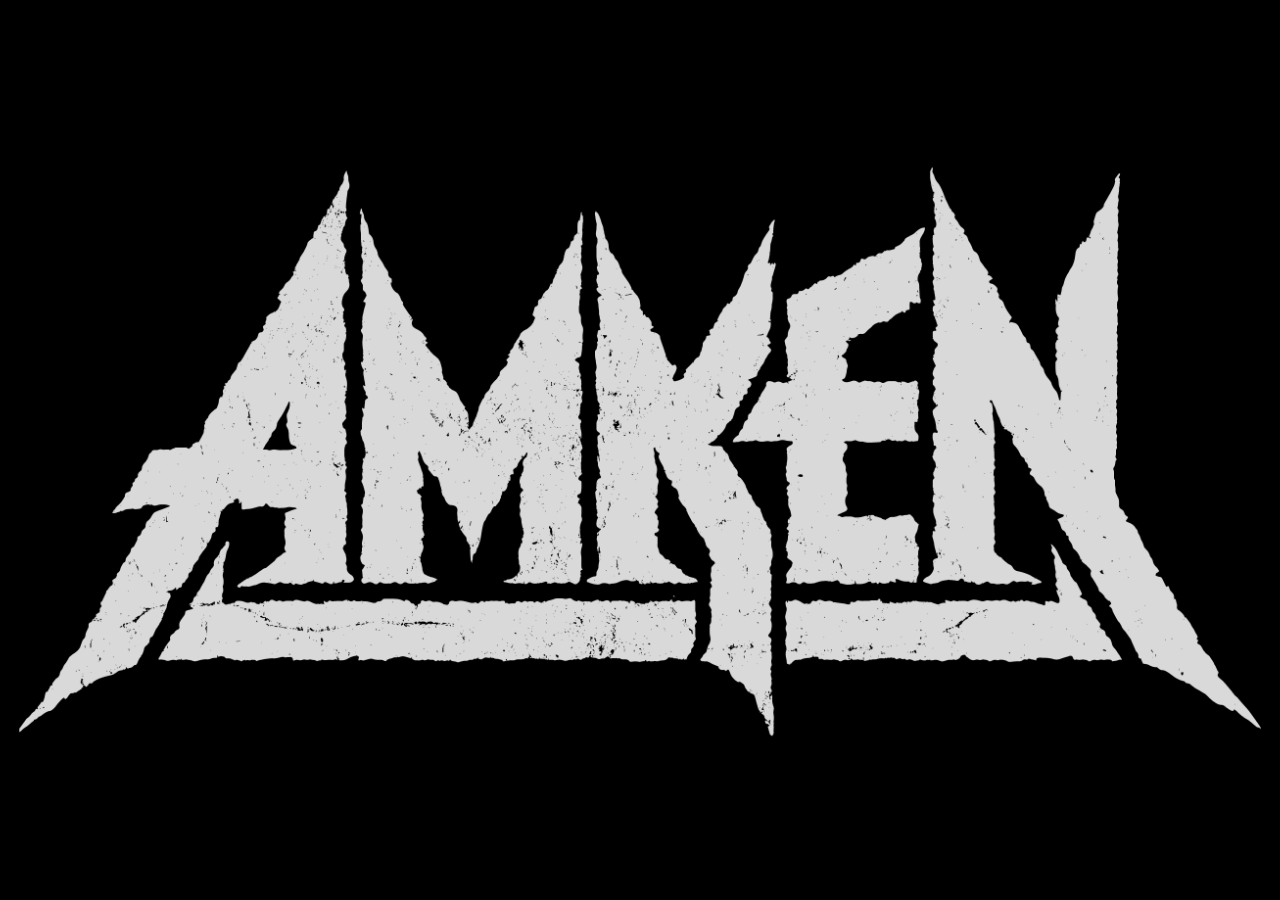
<file: index.html>
<!DOCTYPE html>
<html lang="en">
<head>
    <meta charset="UTF-8">
    <meta name="viewport" content="width=device-width, initial-scale=1.0">
    <title>AMKEN</title>
    <link rel="stylesheet" href="css/style.css">
    <link rel="icon" type="image/png" href="images/emblem.png" media="(prefers-color-scheme: light)">
    <link rel="icon" type="image/png" href="images/emblem-white.png" media="(prefers-color-scheme: dark)">
</head>
<body class="landing">
    <div class="flicker-bg" id="landingBg"></div>
    <script src="js/flicker.js"></script>
    <script>
        document.addEventListener('DOMContentLoaded', function () {
            function goToMain() {
              window.location.href = 'main.html';
            }
            document.body.addEventListener('click', goToMain);
            setTimeout(goToMain, 1750);
        });
    </script>
</body>
</html>
</file>
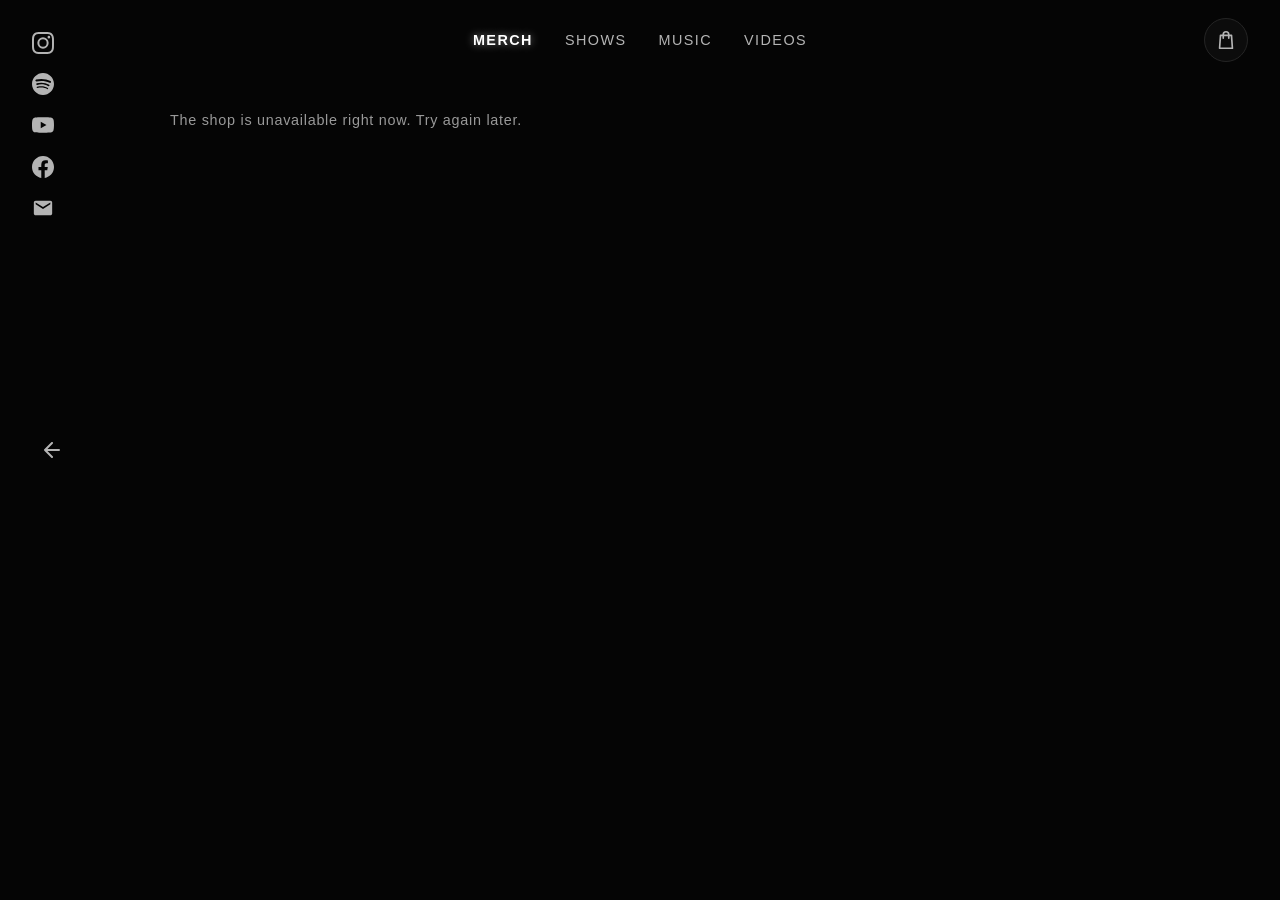
<file: shop/index.html>
<!DOCTYPE html>
<html lang="en">
<head>
    <meta charset="UTF-8">
    <meta name="viewport" content="width=device-width, initial-scale=1.0">
    <title>AMKEN — Merch</title>
    <link rel="stylesheet" href="../css/style.css">
    <link rel="stylesheet" href="css/shop.css">
    <link rel="stylesheet" href="css/cart.css">
    <link rel="icon" type="image/png" href="../images/emblem.png" media="(prefers-color-scheme: light)">
    <link rel="icon" type="image/png" href="../images/emblem-white.png" media="(prefers-color-scheme: dark)">
</head>
<body class="shop">
    <div class="socials-bar">
        <a href="https://www.instagram.com/amkenofficial/" class="social-icon" title="Instagram" target="_blank" rel="noopener noreferrer">
            <svg viewBox="0 0 24 24" fill="currentColor"><path d="M12 2.163c3.204 0 3.584.012 4.85.07 3.252.148 4.771 1.691 4.919 4.919.058 1.265.069 1.645.069 4.849 0 3.205-.012 3.584-.069 4.849-.149 3.225-1.664 4.771-4.919 4.919-1.266.058-1.644.07-4.85.07-3.204 0-3.584-.012-4.849-.07-3.26-.149-4.771-1.699-4.919-4.92-.058-1.265-.07-1.644-.07-4.849 0-3.204.013-3.583.07-4.849.149-3.227 1.664-4.771 4.919-4.919 1.266-.057 1.645-.069 4.849-.069zM12 0C8.741 0 8.333.014 7.053.072 2.695.272.273 2.69.073 7.052.014 8.333 0 8.741 0 12c0 3.259.014 3.668.072 4.948.2 4.358 2.618 6.78 6.98 6.98C8.333 23.986 8.741 24 12 24c3.259 0 3.668-.014 4.948-.072 4.354-.2 6.782-2.618 6.979-6.98.059-1.28.073-1.689.073-4.948 0-3.259-.014-3.667-.072-4.947-.196-4.354-2.617-6.78-6.979-6.98C15.668.014 15.259 0 12 0zm0 5.838a6.162 6.162 0 100 12.324 6.162 6.162 0 000-12.324zM12 16a4 4 0 110-8 4 4 0 010 8zm6.406-11.845a1.44 1.44 0 100 2.881 1.44 1.44 0 000-2.881z"/></svg>
        </a>
        <a href="https://open.spotify.com/artist/0skGr1f0OyI4fjumVZwVkY" class="social-icon" title="Spotify" target="_blank" rel="noopener noreferrer">
            <svg viewBox="0 0 24 24" fill="currentColor"><path d="M12 0C5.4 0 0 5.4 0 12s5.4 12 12 12 12-5.4 12-12S18.66 0 12 0zm5.521 17.34c-.24.359-.66.48-1.021.24-2.82-1.74-6.36-2.101-10.561-1.141-.418.122-.779-.179-.899-.539-.12-.421.18-.78.54-.9 4.56-1.021 8.52-.6 11.64 1.32.42.18.479.659.301 1.02zm1.44-3.3c-.301.42-.841.6-1.262.3-3.239-1.98-8.159-2.58-11.939-1.38-.479.12-1.02-.12-1.14-.6-.12-.48.12-1.021.6-1.141C9.6 9.9 15 10.561 18.72 12.84c.361.181.54.78.241 1.2zm.12-3.36C15.24 8.4 8.82 8.16 5.16 9.301c-.6.179-1.2-.181-1.38-.721-.18-.601.18-1.2.72-1.381 4.26-1.26 11.28-1.02 15.721 1.621.539.3.719 1.02.419 1.56-.299.421-1.02.599-1.559.3z"/></svg>
        </a>
        <a href="https://www.youtube.com/@AmkenOfficial" class="social-icon" title="YouTube" target="_blank" rel="noopener noreferrer">
            <svg viewBox="0 0 24 24" fill="currentColor"><path d="M23.498 6.186a3.016 3.016 0 0 0-2.122-2.136C19.505 3.545 12 3.545 12 3.545s-7.505 0-9.377.505A3.017 3.017 0 0 0 .502 6.186C0 8.07 0 12 0 12s0 3.93.502 5.814a3.016 3.016 0 0 0 2.122 2.136c1.871.505 9.376.505 9.376.505s7.505 0 9.377-.505a3.015 3.015 0 0 0 2.122-2.136C24 15.93 24 12 24 12s0-3.93-.502-5.814zM9.545 15.568V8.432L15.818 12l-6.273 3.568z"/></svg>
        </a>
        <a href="https://www.facebook.com/AmkenOfficial" class="social-icon" title="Facebook" target="_blank" rel="noopener noreferrer">
            <svg viewBox="0 0 24 24" fill="currentColor"><path d="M24 12.073c0-6.627-5.373-12-12-12s-12 5.373-12 12c0 5.99 4.388 10.954 10.125 11.854v-8.385H7.078v-3.47h3.047V9.43c0-3.007 1.792-4.669 4.533-4.669 1.312 0 2.686.235 2.686.235v2.953H15.83c-1.491 0-1.956.925-1.956 1.874v2.25h3.328l-.532 3.47h-2.796v8.385C19.612 23.027 24 18.062 24 12.073z"/></svg>
        </a>
        <a href="mailto:amkenofficial@gmail.com" class="social-icon" title="Email">
            <svg viewBox="0 0 24 24" fill="currentColor"><path d="M20 4H4c-1.1 0-1.99.9-1.99 2L2 18c0 1.1.9 2 2 2h16c1.1 0 2-.9 2-2V6c0-1.1-.9-2-2-2zm0 4l-8 5-8-5V6l8 5 8-5v2z"/></svg>
        </a>
    </div>

    <div class="nav-links">
        <span class="nav-link active">Merch</span>
        <a href="../shows.html" class="nav-link">Shows</a>
        <a href="../music.html" class="nav-link">Music</a>
        <a href="../videos.html" class="nav-link">Videos</a>
    </div>
    <a href="../main.html" class="back-arrow" aria-label="Back">
        <svg width="20" height="20" viewBox="0 0 24 24" fill="none" stroke="currentColor" stroke-width="2" stroke-linecap="round" stroke-linejoin="round"><path d="M19 12H5M12 19l-7-7 7-7"/></svg>
    </a>

    <main>
        <p id="status" class="muted">Loading…</p>
        <ul id="products" class="product-grid"></ul>
    </main>

    <script type="module">
        import { api, el, formatPrice } from './js/api.js'
        import './js/cart.js'

        const status = document.getElementById('status')
        try {
            const products = await api('/api/products')
            status.textContent = products.length ? '' : 'Nothing for sale right now.'
            document.getElementById('products').append(...products.map((p) =>
                el('li', {},
                    el('a', { class: 'product-card', href: `product.html?id=${p.id}` },
                        p.images?.length ? el('img', { src: p.images[0], alt: p.name, loading: 'lazy' }) : null,
                        el('p', { class: 'label' }, p.category),
                        el('p', { class: 'product-name' }, p.name),
                        el('p', { class: 'price' }, formatPrice(p.price)),
                    ),
                ),
            ))
        } catch {
            status.textContent = 'The shop is unavailable right now. Try again later.'
        }
    </script>
</body>
</html>
</file>
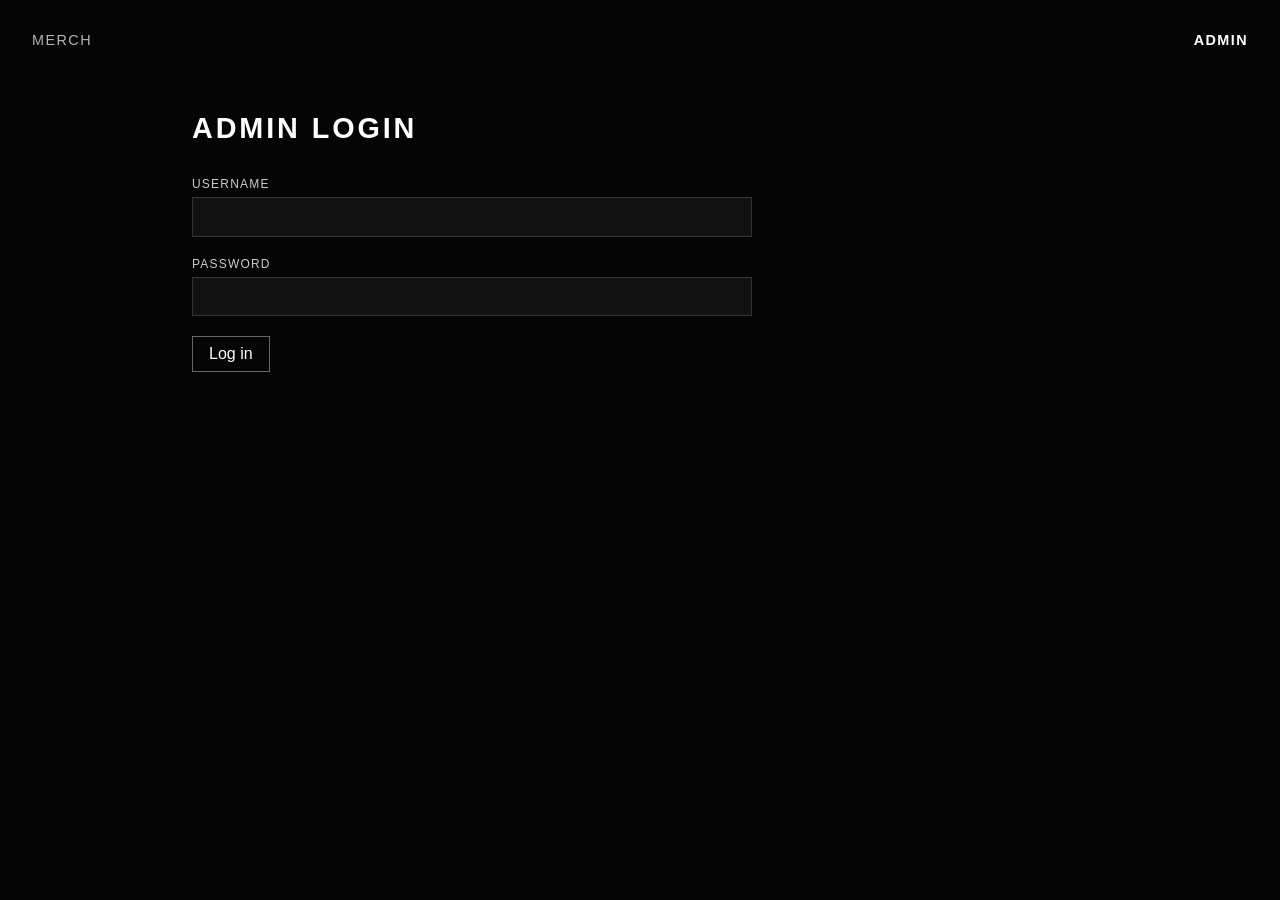
<file: shop/admin/index.html>
<!DOCTYPE html>
<html lang="en">
<head>
    <meta charset="UTF-8">
    <meta name="viewport" content="width=device-width, initial-scale=1.0">
    <meta name="robots" content="noindex">
    <title>AMKEN — Admin</title>
    <link rel="stylesheet" href="../css/shop.css">
    <link rel="icon" type="image/png" href="../../images/emblem.png" media="(prefers-color-scheme: light)">
    <link rel="icon" type="image/png" href="../../images/emblem-white.png" media="(prefers-color-scheme: dark)">
</head>
<body>
    <header class="shop-header">
        <a href="../index.html">Merch</a>
        <nav>
            <span class="active">Products</span>
            <a href="shipping.html">Shipping</a>
            <button id="logout">Log out</button>
        </nav>
    </header>

    <main>
        <h1>Products</h1>
        <p><a class="button" href="edit.html">New product</a></p>
        <p id="status" class="muted">Loading…</p>
        <p id="error" class="error" hidden></p>
        <table>
            <thead>
                <tr><th>Name</th><th class="hide-mobile">Category</th><th>Price</th><th class="hide-mobile">Stock</th><th></th></tr>
            </thead>
            <tbody id="rows"></tbody>
        </table>
    </main>

    <script type="module">
        import { api, el, formatPrice, token } from '../js/api.js'

        if (!token.get()) location.replace('login.html')

        document.getElementById('logout').addEventListener('click', () => {
            token.clear()
            location.href = 'login.html'
        })

        const status = document.getElementById('status')
        const error = document.getElementById('error')
        const rows = document.getElementById('rows')

        async function remove(product, row) {
            if (!confirm(`Delete "${product.name}"? This can't be undone.`)) return
            try {
                await api(`/api/products/${product.id}`, { method: 'DELETE' })
                row.remove()
            } catch (e) {
                error.textContent = e.message
                error.hidden = false
            }
        }

        try {
            const products = await api('/api/products')
            status.textContent = products.length ? '' : 'No products yet.'
            rows.append(...products.map((p) => {
                const row = el('tr', {},
                    el('td', {}, p.name),
                    el('td', { class: 'hide-mobile' }, p.category),
                    el('td', {}, formatPrice(p.price)),
                    el('td', { class: 'hide-mobile' }, String(p.variants.reduce((sum, v) => sum + v.stock, 0))),
                    el('td', {}, el('div', { class: 'actions' },
                        el('a', { href: `edit.html?id=${p.id}` }, 'Edit'),
                        el('button', { class: 'link', onclick: () => remove(p, row) }, 'Delete'),
                    )),
                )
                return row
            }))
        } catch {
            status.textContent = 'Could not load products.'
        }
    </script>
</body>
</html>
</file>
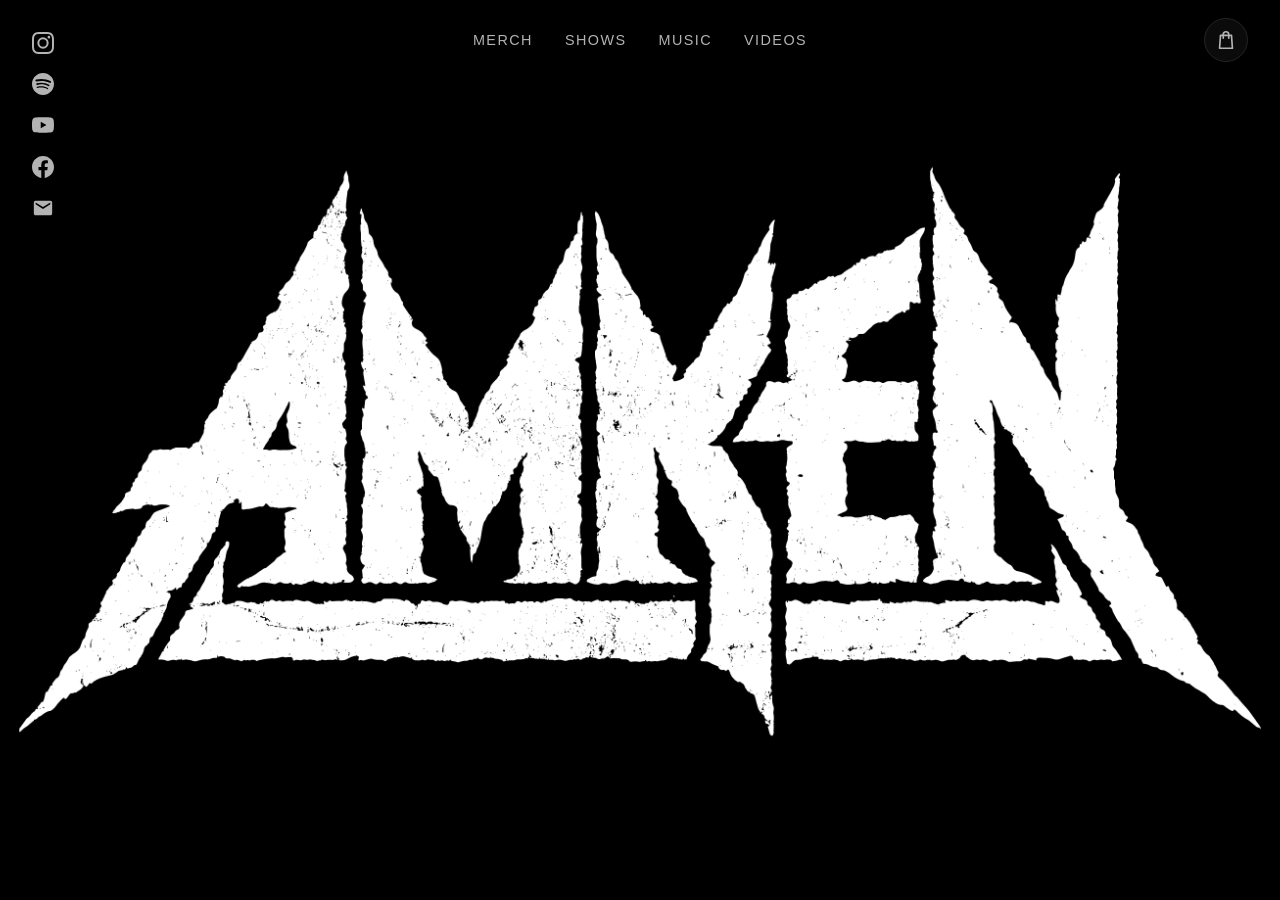
<file: main.html>
<!DOCTYPE html>
<html lang="en">
<head>
    <meta charset="UTF-8">
    <meta name="viewport" content="width=device-width, initial-scale=1.0">
    <title>AMKEN</title>
    <link rel="stylesheet" href="css/style.css">
    <link rel="stylesheet" href="shop/css/cart.css">
    <link rel="icon" type="image/png" href="images/emblem.png" media="(prefers-color-scheme: light)">
    <link rel="icon" type="image/png" href="images/emblem-white.png" media="(prefers-color-scheme: dark)">
</head>
<body class="main">
    <div class="flicker-bg" id="mainBg"></div>

    <div class="socials-bar">
        <a href="https://www.instagram.com/amkenofficial/" class="social-icon" title="Instagram" target="_blank" rel="noopener noreferrer">
            <svg viewBox="0 0 24 24" fill="currentColor"><path d="M12 2.163c3.204 0 3.584.012 4.85.07 3.252.148 4.771 1.691 4.919 4.919.058 1.265.069 1.645.069 4.849 0 3.205-.012 3.584-.069 4.849-.149 3.225-1.664 4.771-4.919 4.919-1.266.058-1.644.07-4.85.07-3.204 0-3.584-.012-4.849-.07-3.26-.149-4.771-1.699-4.919-4.92-.058-1.265-.07-1.644-.07-4.849 0-3.204.013-3.583.07-4.849.149-3.227 1.664-4.771 4.919-4.919 1.266-.057 1.645-.069 4.849-.069zM12 0C8.741 0 8.333.014 7.053.072 2.695.272.273 2.69.073 7.052.014 8.333 0 8.741 0 12c0 3.259.014 3.668.072 4.948.2 4.358 2.618 6.78 6.98 6.98C8.333 23.986 8.741 24 12 24c3.259 0 3.668-.014 4.948-.072 4.354-.2 6.782-2.618 6.979-6.98.059-1.28.073-1.689.073-4.948 0-3.259-.014-3.667-.072-4.947-.196-4.354-2.617-6.78-6.979-6.98C15.668.014 15.259 0 12 0zm0 5.838a6.162 6.162 0 100 12.324 6.162 6.162 0 000-12.324zM12 16a4 4 0 110-8 4 4 0 010 8zm6.406-11.845a1.44 1.44 0 100 2.881 1.44 1.44 0 000-2.881z"/></svg>
        </a>
        <a href="https://open.spotify.com/artist/0skGr1f0OyI4fjumVZwVkY" class="social-icon" title="Spotify" target="_blank" rel="noopener noreferrer">
            <svg viewBox="0 0 24 24" fill="currentColor"><path d="M12 0C5.4 0 0 5.4 0 12s5.4 12 12 12 12-5.4 12-12S18.66 0 12 0zm5.521 17.34c-.24.359-.66.48-1.021.24-2.82-1.74-6.36-2.101-10.561-1.141-.418.122-.779-.179-.899-.539-.12-.421.18-.78.54-.9 4.56-1.021 8.52-.6 11.64 1.32.42.18.479.659.301 1.02zm1.44-3.3c-.301.42-.841.6-1.262.3-3.239-1.98-8.159-2.58-11.939-1.38-.479.12-1.02-.12-1.14-.6-.12-.48.12-1.021.6-1.141C9.6 9.9 15 10.561 18.72 12.84c.361.181.54.78.241 1.2zm.12-3.36C15.24 8.4 8.82 8.16 5.16 9.301c-.6.179-1.2-.181-1.38-.721-.18-.601.18-1.2.72-1.381 4.26-1.26 11.28-1.02 15.721 1.621.539.3.719 1.02.419 1.56-.299.421-1.02.599-1.559.3z"/></svg>
        </a>
        <a href="https://www.youtube.com/@AmkenOfficial" class="social-icon" title="YouTube" target="_blank" rel="noopener noreferrer">
            <svg viewBox="0 0 24 24" fill="currentColor"><path d="M23.498 6.186a3.016 3.016 0 0 0-2.122-2.136C19.505 3.545 12 3.545 12 3.545s-7.505 0-9.377.505A3.017 3.017 0 0 0 .502 6.186C0 8.07 0 12 0 12s0 3.93.502 5.814a3.016 3.016 0 0 0 2.122 2.136c1.871.505 9.376.505 9.376.505s7.505 0 9.377-.505a3.015 3.015 0 0 0 2.122-2.136C24 15.93 24 12 24 12s0-3.93-.502-5.814zM9.545 15.568V8.432L15.818 12l-6.273 3.568z"/></svg>
        </a>
        <a href="https://www.facebook.com/AmkenOfficial" class="social-icon" title="Facebook" target="_blank" rel="noopener noreferrer">
            <svg viewBox="0 0 24 24" fill="currentColor"><path d="M24 12.073c0-6.627-5.373-12-12-12s-12 5.373-12 12c0 5.99 4.388 10.954 10.125 11.854v-8.385H7.078v-3.47h3.047V9.43c0-3.007 1.792-4.669 4.533-4.669 1.312 0 2.686.235 2.686.235v2.953H15.83c-1.491 0-1.956.925-1.956 1.874v2.25h3.328l-.532 3.47h-2.796v8.385C19.612 23.027 24 18.062 24 12.073z"/></svg>
        </a>
        <a href="mailto:amkenofficial@gmail.com" class="social-icon" title="Email">
            <svg viewBox="0 0 24 24" fill="currentColor"><path d="M20 4H4c-1.1 0-1.99.9-1.99 2L2 18c0 1.1.9 2 2 2h16c1.1 0 2-.9 2-2V6c0-1.1-.9-2-2-2zm0 4l-8 5-8-5V6l8 5 8-5v2z"/></svg>
        </a>
    </div>

    <div class="nav-links">
        <a href="shop/index.html" class="nav-link">Merch</a>
        <a href="shows.html" class="nav-link">Shows</a>
        <a href="music.html" class="nav-link">Music</a>
        <a href="videos.html" class="nav-link">Videos</a>
    </div>

    <script src="js/flicker.js"></script>
    <script type="module" src="shop/js/cart.js"></script>
</body>
</html>
</file>
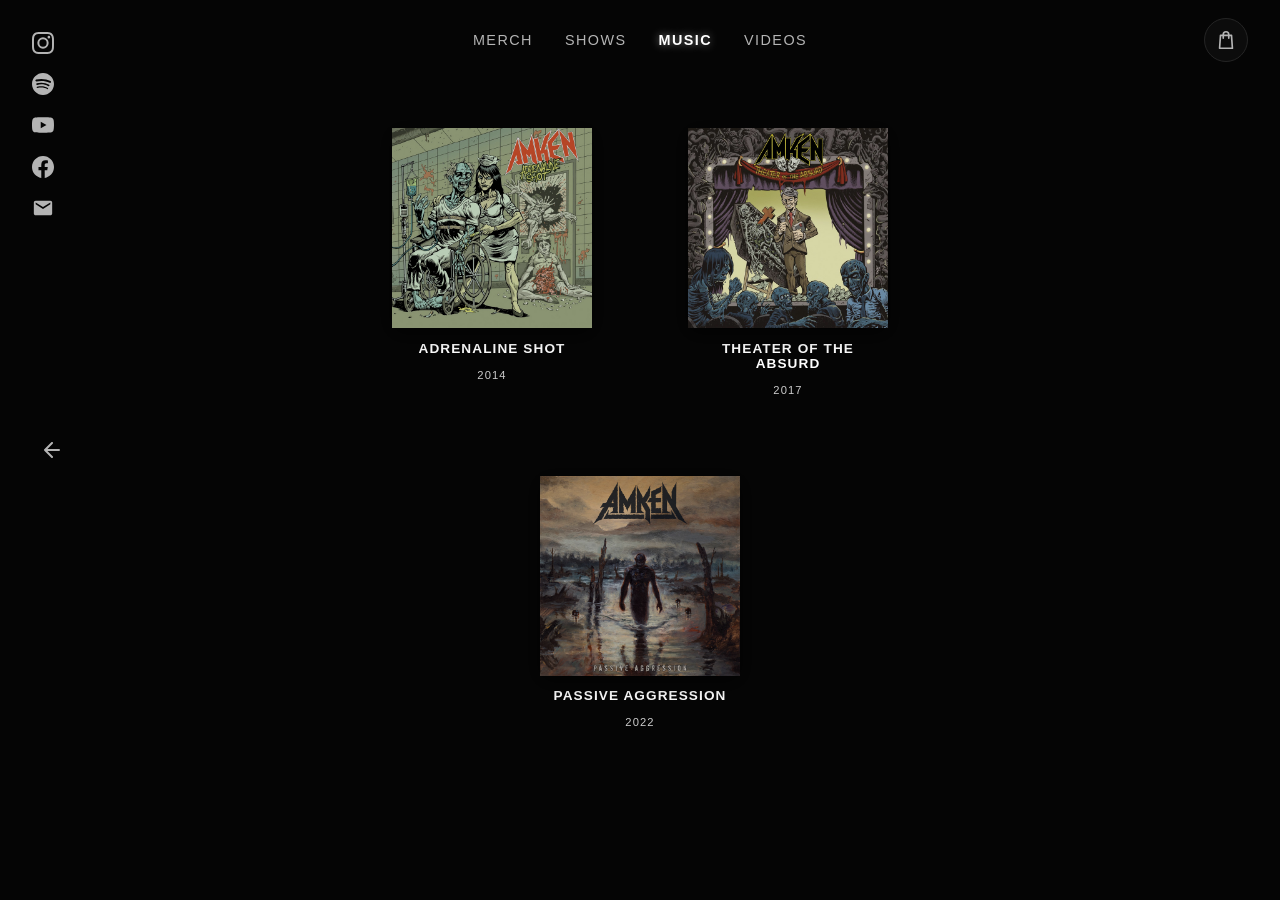
<file: music.html>
<!DOCTYPE html>
<html lang="en">
<head>
    <meta charset="UTF-8">
    <meta name="viewport" content="width=device-width, initial-scale=1.0">
    <title>AMKEN — Music</title>
    <style>
        .music {
            overflow-y: auto;
            height: auto;
            min-height: 100vh;
        }
    </style>
    <link rel="stylesheet" href="css/style.css">
    <link rel="stylesheet" href="shop/css/cart.css">
    <link rel="icon" type="image/png" href="images/emblem.png" media="(prefers-color-scheme: light)">
    <link rel="icon" type="image/png" href="images/emblem-white.png" media="(prefers-color-scheme: dark)">
</head>
<body class="music">
    <div class="socials-bar">
        <a href="https://www.instagram.com/amkenofficial/" class="social-icon" title="Instagram" target="_blank" rel="noopener noreferrer">
            <svg viewBox="0 0 24 24" fill="currentColor"><path d="M12 2.163c3.204 0 3.584.012 4.85.07 3.252.148 4.771 1.691 4.919 4.919.058 1.265.069 1.645.069 4.849 0 3.205-.012 3.584-.069 4.849-.149 3.225-1.664 4.771-4.919 4.919-1.266.058-1.644.07-4.85.07-3.204 0-3.584-.012-4.849-.07-3.26-.149-4.771-1.699-4.919-4.92-.058-1.265-.07-1.644-.07-4.849 0-3.204.013-3.583.07-4.849.149-3.227 1.664-4.771 4.919-4.919 1.266-.057 1.645-.069 4.849-.069zM12 0C8.741 0 8.333.014 7.053.072 2.695.272.273 2.69.073 7.052.014 8.333 0 8.741 0 12c0 3.259.014 3.668.072 4.948.2 4.358 2.618 6.78 6.98 6.98C8.333 23.986 8.741 24 12 24c3.259 0 3.668-.014 4.948-.072 4.354-.2 6.782-2.618 6.979-6.98.059-1.28.073-1.689.073-4.948 0-3.259-.014-3.667-.072-4.947-.196-4.354-2.617-6.78-6.979-6.98C15.668.014 15.259 0 12 0zm0 5.838a6.162 6.162 0 100 12.324 6.162 6.162 0 000-12.324zM12 16a4 4 0 110-8 4 4 0 010 8zm6.406-11.845a1.44 1.44 0 100 2.881 1.44 1.44 0 000-2.881z"/></svg>
        </a>
        <a href="https://open.spotify.com/artist/0skGr1f0OyI4fjumVZwVkY" class="social-icon" title="Spotify" target="_blank" rel="noopener noreferrer">
            <svg viewBox="0 0 24 24" fill="currentColor"><path d="M12 0C5.4 0 0 5.4 0 12s5.4 12 12 12 12-5.4 12-12S18.66 0 12 0zm5.521 17.34c-.24.359-.66.48-1.021.24-2.82-1.74-6.36-2.101-10.561-1.141-.418.122-.779-.179-.899-.539-.12-.421.18-.78.54-.9 4.56-1.021 8.52-.6 11.64 1.32.42.18.479.659.301 1.02zm1.44-3.3c-.301.42-.841.6-1.262.3-3.239-1.98-8.159-2.58-11.939-1.38-.479.12-1.02-.12-1.14-.6-.12-.48.12-1.021.6-1.141C9.6 9.9 15 10.561 18.72 12.84c.361.181.54.78.241 1.2zm.12-3.36C15.24 8.4 8.82 8.16 5.16 9.301c-.6.179-1.2-.181-1.38-.721-.18-.601.18-1.2.72-1.381 4.26-1.26 11.28-1.02 15.721 1.621.539.3.719 1.02.419 1.56-.299.421-1.02.599-1.559.3z"/></svg>
        </a>
        <a href="https://www.youtube.com/@AmkenOfficial" class="social-icon" title="YouTube" target="_blank" rel="noopener noreferrer">
            <svg viewBox="0 0 24 24" fill="currentColor"><path d="M23.498 6.186a3.016 3.016 0 0 0-2.122-2.136C19.505 3.545 12 3.545 12 3.545s-7.505 0-9.377.505A3.017 3.017 0 0 0 .502 6.186C0 8.07 0 12 0 12s0 3.93.502 5.814a3.016 3.016 0 0 0 2.122 2.136c1.871.505 9.376.505 9.376.505s7.505 0 9.377-.505a3.015 3.015 0 0 0 2.122-2.136C24 15.93 24 12 24 12s0-3.93-.502-5.814zM9.545 15.568V8.432L15.818 12l-6.273 3.568z"/></svg>
        </a>
        <a href="https://www.facebook.com/AmkenOfficial" class="social-icon" title="Facebook" target="_blank" rel="noopener noreferrer">
            <svg viewBox="0 0 24 24" fill="currentColor"><path d="M24 12.073c0-6.627-5.373-12-12-12s-12 5.373-12 12c0 5.99 4.388 10.954 10.125 11.854v-8.385H7.078v-3.47h3.047V9.43c0-3.007 1.792-4.669 4.533-4.669 1.312 0 2.686.235 2.686.235v2.953H15.83c-1.491 0-1.956.925-1.956 1.874v2.25h3.328l-.532 3.47h-2.796v8.385C19.612 23.027 24 18.062 24 12.073z"/></svg>
        </a>
        <a href="mailto:amkenofficial@gmail.com" class="social-icon" title="Email">
            <svg viewBox="0 0 24 24" fill="currentColor"><path d="M20 4H4c-1.1 0-1.99.9-1.99 2L2 18c0 1.1.9 2 2 2h16c1.1 0 2-.9 2-2V6c0-1.1-.9-2-2-2zm0 4l-8 5-8-5V6l8 5 8-5v2z"/></svg>
        </a>
    </div>

    <div class="nav-links">
        <a href="shop/index.html" class="nav-link">Merch</a>
        <a href="shows.html" class="nav-link">Shows</a>
        <span class="nav-link active">Music</span>
        <a href="videos.html" class="nav-link">Videos</a>
    </div>
    <a href="main.html" class="back-arrow" aria-label="Back">
        <svg width="20" height="20" viewBox="0 0 24 24" fill="none" stroke="currentColor" stroke-width="2" stroke-linecap="round" stroke-linejoin="round"><path d="M19 12H5M12 19l-7-7 7-7"/></svg>
    </a>

    <div class="albums">
        <a href="https://open.spotify.com/album/3sSuXv6lEPyHJxE5ppt1pg" class="album" target="_blank" rel="noopener noreferrer">
            <div class="album-cover album-adrenaline" role="img" aria-label="Adrenaline Shot"></div>
            <span class="album-title">Adrenaline Shot</span>
            <span class="album-year">2014</span>
        </a>
        <a href="https://open.spotify.com/album/5EDK9ZcJIv2HLNGFFX0LsH" class="album" target="_blank" rel="noopener noreferrer">
            <div class="album-cover album-theater" role="img" aria-label="Theater of the Absurd"></div>
            <span class="album-title">Theater of the Absurd</span>
            <span class="album-year">2017</span>
        </a>
        <a href="https://open.spotify.com/album/2FOf2yvHelJkhLuEBhxLi1" class="album" target="_blank" rel="noopener noreferrer">
            <div class="album-cover album-passive" role="img" aria-label="Passive Aggression"></div>
            <span class="album-title">Passive Aggression</span>
            <span class="album-year">2022</span>
        </a>
    </div>

    <script type="module" src="shop/js/cart.js"></script>
</body>
</html>
</file>
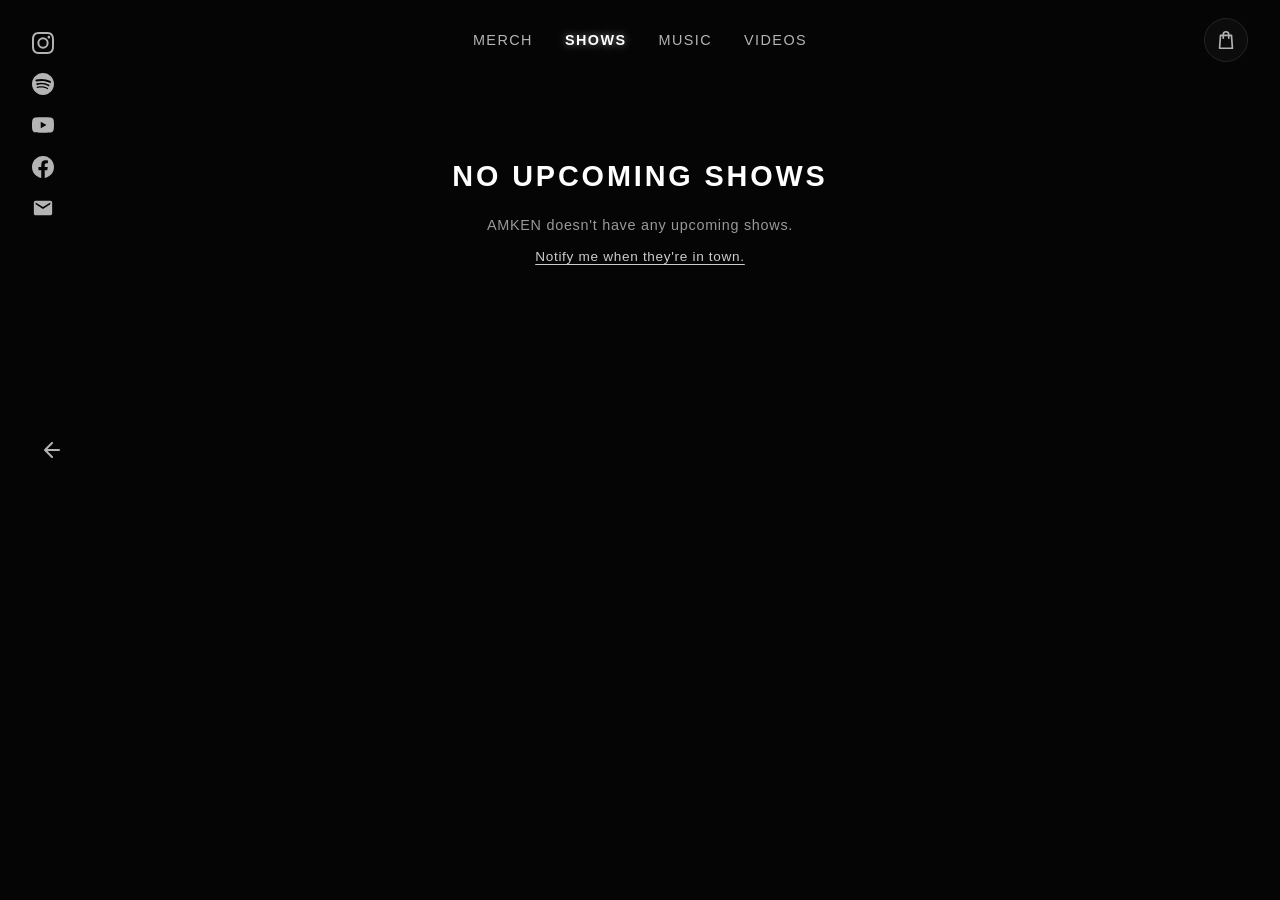
<file: shows.html>
<!DOCTYPE html>
<html lang="en">
<head>
    <meta charset="UTF-8">
    <meta name="viewport" content="width=device-width, initial-scale=1.0">
    <title>AMKEN — Shows</title>
    <style>
        .shows {
            overflow-y: auto;
            height: auto;
            min-height: 100vh;
        }
    </style>
    <link rel="stylesheet" href="css/style.css">
    <link rel="stylesheet" href="shop/css/cart.css">
    <link rel="icon" type="image/png" href="images/emblem.png" media="(prefers-color-scheme: light)">
    <link rel="icon" type="image/png" href="images/emblem-white.png" media="(prefers-color-scheme: dark)">
</head>
<body class="shows">
    <div class="socials-bar">
        <a href="https://www.instagram.com/amkenofficial/" class="social-icon" title="Instagram" target="_blank" rel="noopener noreferrer">
            <svg viewBox="0 0 24 24" fill="currentColor"><path d="M12 2.163c3.204 0 3.584.012 4.85.07 3.252.148 4.771 1.691 4.919 4.919.058 1.265.069 1.645.069 4.849 0 3.205-.012 3.584-.069 4.849-.149 3.225-1.664 4.771-4.919 4.919-1.266.058-1.644.07-4.85.07-3.204 0-3.584-.012-4.849-.07-3.26-.149-4.771-1.699-4.919-4.92-.058-1.265-.07-1.644-.07-4.849 0-3.204.013-3.583.07-4.849.149-3.227 1.664-4.771 4.919-4.919 1.266-.057 1.645-.069 4.849-.069zM12 0C8.741 0 8.333.014 7.053.072 2.695.272.273 2.69.073 7.052.014 8.333 0 8.741 0 12c0 3.259.014 3.668.072 4.948.2 4.358 2.618 6.78 6.98 6.98C8.333 23.986 8.741 24 12 24c3.259 0 3.668-.014 4.948-.072 4.354-.2 6.782-2.618 6.979-6.98.059-1.28.073-1.689.073-4.948 0-3.259-.014-3.667-.072-4.947-.196-4.354-2.617-6.78-6.979-6.98C15.668.014 15.259 0 12 0zm0 5.838a6.162 6.162 0 100 12.324 6.162 6.162 0 000-12.324zM12 16a4 4 0 110-8 4 4 0 010 8zm6.406-11.845a1.44 1.44 0 100 2.881 1.44 1.44 0 000-2.881z"/></svg>
        </a>
        <a href="https://open.spotify.com/artist/0skGr1f0OyI4fjumVZwVkY" class="social-icon" title="Spotify" target="_blank" rel="noopener noreferrer">
            <svg viewBox="0 0 24 24" fill="currentColor"><path d="M12 0C5.4 0 0 5.4 0 12s5.4 12 12 12 12-5.4 12-12S18.66 0 12 0zm5.521 17.34c-.24.359-.66.48-1.021.24-2.82-1.74-6.36-2.101-10.561-1.141-.418.122-.779-.179-.899-.539-.12-.421.18-.78.54-.9 4.56-1.021 8.52-.6 11.64 1.32.42.18.479.659.301 1.02zm1.44-3.3c-.301.42-.841.6-1.262.3-3.239-1.98-8.159-2.58-11.939-1.38-.479.12-1.02-.12-1.14-.6-.12-.48.12-1.021.6-1.141C9.6 9.9 15 10.561 18.72 12.84c.361.181.54.78.241 1.2zm.12-3.36C15.24 8.4 8.82 8.16 5.16 9.301c-.6.179-1.2-.181-1.38-.721-.18-.601.18-1.2.72-1.381 4.26-1.26 11.28-1.02 15.721 1.621.539.3.719 1.02.419 1.56-.299.421-1.02.599-1.559.3z"/></svg>
        </a>
        <a href="https://www.youtube.com/@AmkenOfficial" class="social-icon" title="YouTube" target="_blank" rel="noopener noreferrer">
            <svg viewBox="0 0 24 24" fill="currentColor"><path d="M23.498 6.186a3.016 3.016 0 0 0-2.122-2.136C19.505 3.545 12 3.545 12 3.545s-7.505 0-9.377.505A3.017 3.017 0 0 0 .502 6.186C0 8.07 0 12 0 12s0 3.93.502 5.814a3.016 3.016 0 0 0 2.122 2.136c1.871.505 9.376.505 9.376.505s7.505 0 9.377-.505a3.015 3.015 0 0 0 2.122-2.136C24 15.93 24 12 24 12s0-3.93-.502-5.814zM9.545 15.568V8.432L15.818 12l-6.273 3.568z"/></svg>
        </a>
        <a href="https://www.facebook.com/AmkenOfficial" class="social-icon" title="Facebook" target="_blank" rel="noopener noreferrer">
            <svg viewBox="0 0 24 24" fill="currentColor"><path d="M24 12.073c0-6.627-5.373-12-12-12s-12 5.373-12 12c0 5.99 4.388 10.954 10.125 11.854v-8.385H7.078v-3.47h3.047V9.43c0-3.007 1.792-4.669 4.533-4.669 1.312 0 2.686.235 2.686.235v2.953H15.83c-1.491 0-1.956.925-1.956 1.874v2.25h3.328l-.532 3.47h-2.796v8.385C19.612 23.027 24 18.062 24 12.073z"/></svg>
        </a>
        <a href="mailto:amkenofficial@gmail.com" class="social-icon" title="Email">
            <svg viewBox="0 0 24 24" fill="currentColor"><path d="M20 4H4c-1.1 0-1.99.9-1.99 2L2 18c0 1.1.9 2 2 2h16c1.1 0 2-.9 2-2V6c0-1.1-.9-2-2-2zm0 4l-8 5-8-5V6l8 5 8-5v2z"/></svg>
        </a>
    </div>

    <div class="nav-links">
        <a href="shop/index.html" class="nav-link">Merch</a>
        <span class="nav-link active">Shows</span>
        <a href="music.html" class="nav-link">Music</a>
        <a href="videos.html" class="nav-link">Videos</a>
    </div>
    <a href="main.html" class="back-arrow" aria-label="Back">
        <svg width="20" height="20" viewBox="0 0 24 24" fill="none" stroke="currentColor" stroke-width="2" stroke-linecap="round" stroke-linejoin="round"><path d="M19 12H5M12 19l-7-7 7-7"/></svg>
    </a>

    <div class="shows-content">
        <h1 class="shows-heading">No Upcoming Shows</h1>
        <p class="shows-text">AMKEN doesn't have any upcoming shows.</p>
        <a href="https://www.bandsintown.com/a/3547162-amken?came_from=251&utm_medium=web&utm_source=artist_page&utm_campaign=search_bar" class="shows-link" target="_blank" rel="noopener noreferrer">Notify me when they're in town.</a>
    </div>

    <script type="module" src="shop/js/cart.js"></script>
</body>
</html>
</file>
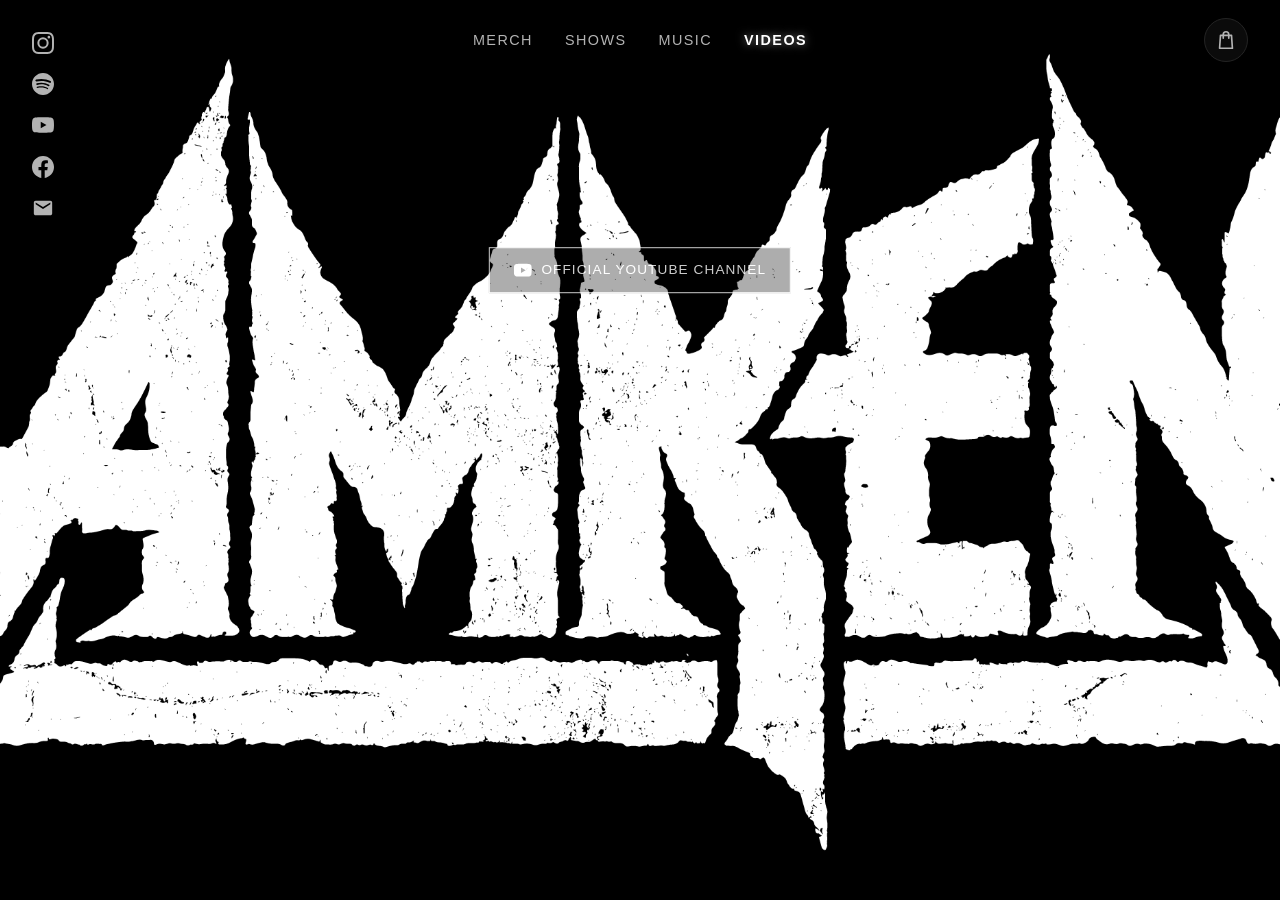
<file: videos.html>
<!DOCTYPE html>
<html lang="en">
<head>
    <meta charset="UTF-8">
    <meta name="viewport" content="width=device-width, initial-scale=1.0">
    <title>AMKEN — Videos</title>
    <style>
        .videos {
            overflow-y: auto;
            height: auto;
            min-height: 100vh;
        }
    </style>
    <link rel="stylesheet" href="css/style.css">
    <link rel="stylesheet" href="shop/css/cart.css">
    <link rel="icon" type="image/png" href="images/emblem.png" media="(prefers-color-scheme: light)">
    <link rel="icon" type="image/png" href="images/emblem-white.png" media="(prefers-color-scheme: dark)">
</head>
<body class="videos">
    <div class="socials-bar">
        <a href="https://www.instagram.com/amkenofficial/" class="social-icon" title="Instagram" target="_blank" rel="noopener noreferrer">
            <svg viewBox="0 0 24 24" fill="currentColor"><path d="M12 2.163c3.204 0 3.584.012 4.85.07 3.252.148 4.771 1.691 4.919 4.919.058 1.265.069 1.645.069 4.849 0 3.205-.012 3.584-.069 4.849-.149 3.225-1.664 4.771-4.919 4.919-1.266.058-1.644.07-4.85.07-3.204 0-3.584-.012-4.849-.07-3.26-.149-4.771-1.699-4.919-4.92-.058-1.265-.07-1.644-.07-4.849 0-3.204.013-3.583.07-4.849.149-3.227 1.664-4.771 4.919-4.919 1.266-.057 1.645-.069 4.849-.069zM12 0C8.741 0 8.333.014 7.053.072 2.695.272.273 2.69.073 7.052.014 8.333 0 8.741 0 12c0 3.259.014 3.668.072 4.948.2 4.358 2.618 6.78 6.98 6.98C8.333 23.986 8.741 24 12 24c3.259 0 3.668-.014 4.948-.072 4.354-.2 6.782-2.618 6.979-6.98.059-1.28.073-1.689.073-4.948 0-3.259-.014-3.667-.072-4.947-.196-4.354-2.617-6.78-6.979-6.98C15.668.014 15.259 0 12 0zm0 5.838a6.162 6.162 0 100 12.324 6.162 6.162 0 000-12.324zM12 16a4 4 0 110-8 4 4 0 010 8zm6.406-11.845a1.44 1.44 0 100 2.881 1.44 1.44 0 000-2.881z"/></svg>
        </a>
        <a href="https://open.spotify.com/artist/0skGr1f0OyI4fjumVZwVkY" class="social-icon" title="Spotify" target="_blank" rel="noopener noreferrer">
            <svg viewBox="0 0 24 24" fill="currentColor"><path d="M12 0C5.4 0 0 5.4 0 12s5.4 12 12 12 12-5.4 12-12S18.66 0 12 0zm5.521 17.34c-.24.359-.66.48-1.021.24-2.82-1.74-6.36-2.101-10.561-1.141-.418.122-.779-.179-.899-.539-.12-.421.18-.78.54-.9 4.56-1.021 8.52-.6 11.64 1.32.42.18.479.659.301 1.02zm1.44-3.3c-.301.42-.841.6-1.262.3-3.239-1.98-8.159-2.58-11.939-1.38-.479.12-1.02-.12-1.14-.6-.12-.48.12-1.021.6-1.141C9.6 9.9 15 10.561 18.72 12.84c.361.181.54.78.241 1.2zm.12-3.36C15.24 8.4 8.82 8.16 5.16 9.301c-.6.179-1.2-.181-1.38-.721-.18-.601.18-1.2.72-1.381 4.26-1.26 11.28-1.02 15.721 1.621.539.3.719 1.02.419 1.56-.299.421-1.02.599-1.559.3z"/></svg>
        </a>
        <a href="https://www.youtube.com/@AmkenOfficial" class="social-icon" title="YouTube" target="_blank" rel="noopener noreferrer">
            <svg viewBox="0 0 24 24" fill="currentColor"><path d="M23.498 6.186a3.016 3.016 0 0 0-2.122-2.136C19.505 3.545 12 3.545 12 3.545s-7.505 0-9.377.505A3.017 3.017 0 0 0 .502 6.186C0 8.07 0 12 0 12s0 3.93.502 5.814a3.016 3.016 0 0 0 2.122 2.136c1.871.505 9.376.505 9.376.505s7.505 0 9.377-.505a3.015 3.015 0 0 0 2.122-2.136C24 15.93 24 12 24 12s0-3.93-.502-5.814zM9.545 15.568V8.432L15.818 12l-6.273 3.568z"/></svg>
        </a>
        <a href="https://www.facebook.com/AmkenOfficial" class="social-icon" title="Facebook" target="_blank" rel="noopener noreferrer">
            <svg viewBox="0 0 24 24" fill="currentColor"><path d="M24 12.073c0-6.627-5.373-12-12-12s-12 5.373-12 12c0 5.99 4.388 10.954 10.125 11.854v-8.385H7.078v-3.47h3.047V9.43c0-3.007 1.792-4.669 4.533-4.669 1.312 0 2.686.235 2.686.235v2.953H15.83c-1.491 0-1.956.925-1.956 1.874v2.25h3.328l-.532 3.47h-2.796v8.385C19.612 23.027 24 18.062 24 12.073z"/></svg>
        </a>
        <a href="mailto:amkenofficial@gmail.com" class="social-icon" title="Email">
            <svg viewBox="0 0 24 24" fill="currentColor"><path d="M20 4H4c-1.1 0-1.99.9-1.99 2L2 18c0 1.1.9 2 2 2h16c1.1 0 2-.9 2-2V6c0-1.1-.9-2-2-2zm0 4l-8 5-8-5V6l8 5 8-5v2z"/></svg>
        </a>
    </div>

    <div class="nav-links">
        <a href="shop/index.html" class="nav-link">Merch</a>
        <a href="shows.html" class="nav-link">Shows</a>
        <a href="music.html" class="nav-link">Music</a>
        <span class="nav-link active">Videos</span>
    </div>
    <a href="main.html" class="back-arrow" aria-label="Back">
        <svg width="20" height="20" viewBox="0 0 24 24" fill="none" stroke="currentColor" stroke-width="2" stroke-linecap="round" stroke-linejoin="round"><path d="M19 12H5M12 19l-7-7 7-7"/></svg>
    </a>

    <div class="video-fullscreen">
        <video autoplay muted loop playsinline preload="auto" poster="images/landing-bg.jpg">
            <source src="images/lead-clip.mp4" type="video/mp4">
        </video>
    </div>

    <div class="video-mask"></div>

    <div class="videos-overlay">
        <a href="https://www.youtube.com/@AmkenOfficial" class="yt-button" target="_blank" rel="noopener noreferrer">
            <svg width="18" height="18" viewBox="0 0 24 24" fill="currentColor"><path d="M23.498 6.186a3.016 3.016 0 0 0-2.122-2.136C19.505 3.545 12 3.545 12 3.545s-7.505 0-9.377.505A3.017 3.017 0 0 0 .502 6.186C0 8.07 0 12 0 12s0 3.93.502 5.814a3.016 3.016 0 0 0 2.122 2.136c1.871.505 9.376.505 9.376.505s7.505 0 9.377-.505a3.015 3.015 0 0 0 2.122-2.136C24 15.93 24 12 24 12s0-3.93-.502-5.814zM9.545 15.568V8.432L15.818 12l-6.273 3.568z"/></svg>
            <span class="yt-label-desktop">Official YouTube Channel</span>
            <span class="yt-label-mobile">YouTube</span>
        </a>
    </div>

    <script>
    (function() {
        var mask = document.querySelector('.video-mask');
        if (!mask) return;
        mask.style.transition = 'opacity 0.3s ease';
        mask.style.opacity = '0';
        setTimeout(function() {
            mask.remove();
        }, 300);
    })();
    </script>
    <script type="module" src="shop/js/cart.js"></script>
</body>
</html>
</file>
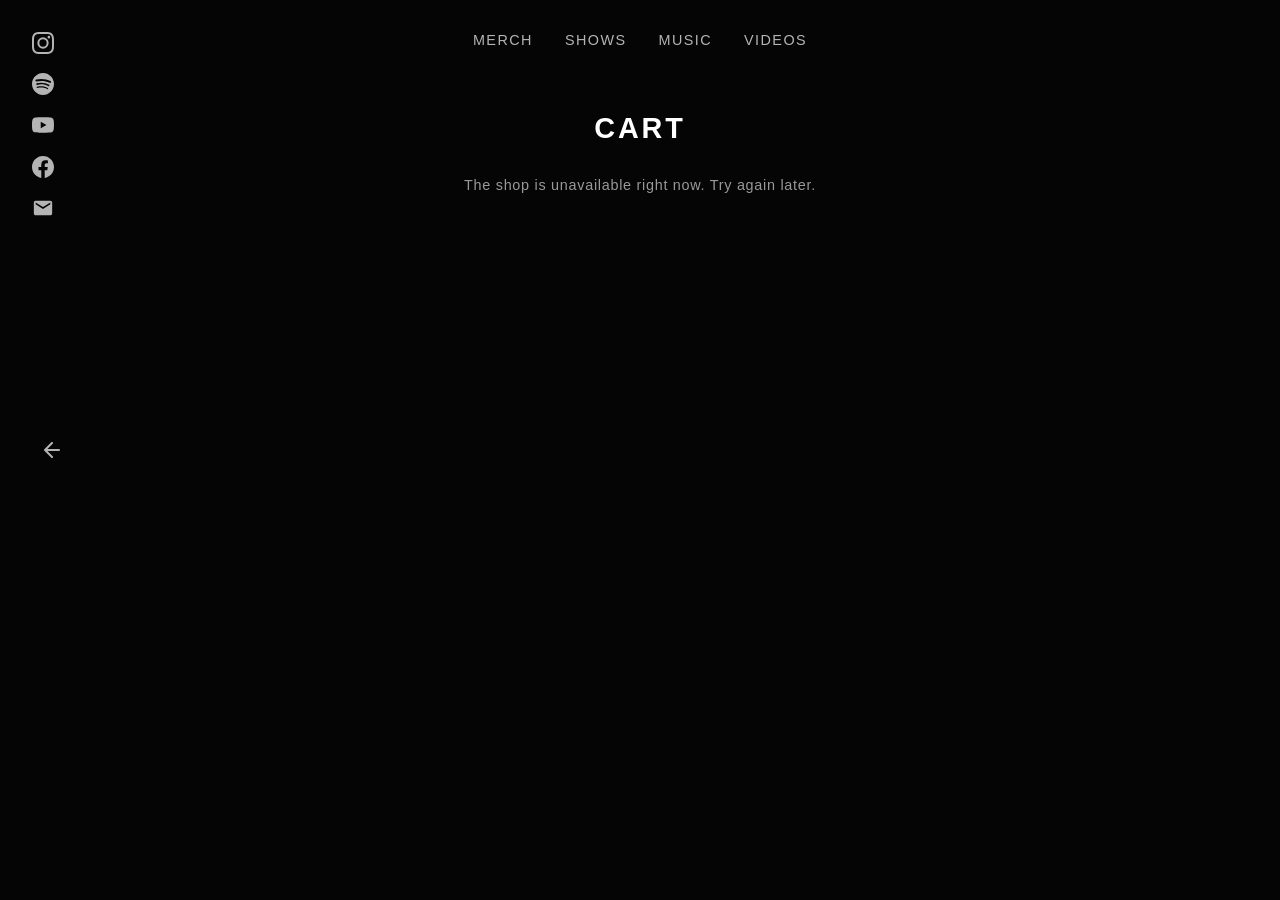
<file: shop/cart.html>
<!DOCTYPE html>
<html lang="en">
<head>
    <meta charset="UTF-8">
    <meta name="viewport" content="width=device-width, initial-scale=1.0">
    <title>AMKEN — Cart</title>
    <link rel="stylesheet" href="../css/style.css">
    <link rel="stylesheet" href="css/shop.css">
    <link rel="stylesheet" href="css/cart.css">
    <link rel="icon" type="image/png" href="../images/emblem.png" media="(prefers-color-scheme: light)">
    <link rel="icon" type="image/png" href="../images/emblem-white.png" media="(prefers-color-scheme: dark)">
</head>
<body class="shop">
    <div class="socials-bar">
        <a href="https://www.instagram.com/amkenofficial/" class="social-icon" title="Instagram" target="_blank" rel="noopener noreferrer">
            <svg viewBox="0 0 24 24" fill="currentColor"><path d="M12 2.163c3.204 0 3.584.012 4.85.07 3.252.148 4.771 1.691 4.919 4.919.058 1.265.069 1.645.069 4.849 0 3.205-.012 3.584-.069 4.849-.149 3.225-1.664 4.771-4.919 4.919-1.266.058-1.644.07-4.85.07-3.204 0-3.584-.012-4.849-.07-3.26-.149-4.771-1.699-4.919-4.92-.058-1.265-.07-1.644-.07-4.849 0-3.204.013-3.583.07-4.849.149-3.227 1.664-4.771 4.919-4.919 1.266-.057 1.645-.069 4.849-.069zM12 0C8.741 0 8.333.014 7.053.072 2.695.272.273 2.69.073 7.052.014 8.333 0 8.741 0 12c0 3.259.014 3.668.072 4.948.2 4.358 2.618 6.78 6.98 6.98C8.333 23.986 8.741 24 12 24c3.259 0 3.668-.014 4.948-.072 4.354-.2 6.782-2.618 6.979-6.98.059-1.28.073-1.689.073-4.948 0-3.259-.014-3.667-.072-4.947-.196-4.354-2.617-6.78-6.979-6.98C15.668.014 15.259 0 12 0zm0 5.838a6.162 6.162 0 100 12.324 6.162 6.162 0 000-12.324zM12 16a4 4 0 110-8 4 4 0 010 8zm6.406-11.845a1.44 1.44 0 100 2.881 1.44 1.44 0 000-2.881z"/></svg>
        </a>
        <a href="https://open.spotify.com/artist/0skGr1f0OyI4fjumVZwVkY" class="social-icon" title="Spotify" target="_blank" rel="noopener noreferrer">
            <svg viewBox="0 0 24 24" fill="currentColor"><path d="M12 0C5.4 0 0 5.4 0 12s5.4 12 12 12 12-5.4 12-12S18.66 0 12 0zm5.521 17.34c-.24.359-.66.48-1.021.24-2.82-1.74-6.36-2.101-10.561-1.141-.418.122-.779-.179-.899-.539-.12-.421.18-.78.54-.9 4.56-1.021 8.52-.6 11.64 1.32.42.18.479.659.301 1.02zm1.44-3.3c-.301.42-.841.6-1.262.3-3.239-1.98-8.159-2.58-11.939-1.38-.479.12-1.02-.12-1.14-.6-.12-.48.12-1.021.6-1.141C9.6 9.9 15 10.561 18.72 12.84c.361.181.54.78.241 1.2zm.12-3.36C15.24 8.4 8.82 8.16 5.16 9.301c-.6.179-1.2-.181-1.38-.721-.18-.601.18-1.2.72-1.381 4.26-1.26 11.28-1.02 15.721 1.621.539.3.719 1.02.419 1.56-.299.421-1.02.599-1.559.3z"/></svg>
        </a>
        <a href="https://www.youtube.com/@AmkenOfficial" class="social-icon" title="YouTube" target="_blank" rel="noopener noreferrer">
            <svg viewBox="0 0 24 24" fill="currentColor"><path d="M23.498 6.186a3.016 3.016 0 0 0-2.122-2.136C19.505 3.545 12 3.545 12 3.545s-7.505 0-9.377.505A3.017 3.017 0 0 0 .502 6.186C0 8.07 0 12 0 12s0 3.93.502 5.814a3.016 3.016 0 0 0 2.122 2.136c1.871.505 9.376.505 9.376.505s7.505 0 9.377-.505a3.015 3.015 0 0 0 2.122-2.136C24 15.93 24 12 24 12s0-3.93-.502-5.814zM9.545 15.568V8.432L15.818 12l-6.273 3.568z"/></svg>
        </a>
        <a href="https://www.facebook.com/AmkenOfficial" class="social-icon" title="Facebook" target="_blank" rel="noopener noreferrer">
            <svg viewBox="0 0 24 24" fill="currentColor"><path d="M24 12.073c0-6.627-5.373-12-12-12s-12 5.373-12 12c0 5.99 4.388 10.954 10.125 11.854v-8.385H7.078v-3.47h3.047V9.43c0-3.007 1.792-4.669 4.533-4.669 1.312 0 2.686.235 2.686.235v2.953H15.83c-1.491 0-1.956.925-1.956 1.874v2.25h3.328l-.532 3.47h-2.796v8.385C19.612 23.027 24 18.062 24 12.073z"/></svg>
        </a>
        <a href="mailto:amkenofficial@gmail.com" class="social-icon" title="Email">
            <svg viewBox="0 0 24 24" fill="currentColor"><path d="M20 4H4c-1.1 0-1.99.9-1.99 2L2 18c0 1.1.9 2 2 2h16c1.1 0 2-.9 2-2V6c0-1.1-.9-2-2-2zm0 4l-8 5-8-5V6l8 5 8-5v2z"/></svg>
        </a>
    </div>

    <div class="nav-links">
        <a href="index.html" class="nav-link">Merch</a>
        <a href="../shows.html" class="nav-link">Shows</a>
        <a href="../music.html" class="nav-link">Music</a>
        <a href="../videos.html" class="nav-link">Videos</a>
    </div>
    <a href="index.html" class="back-arrow" aria-label="Back">
        <svg width="20" height="20" viewBox="0 0 24 24" fill="none" stroke="currentColor" stroke-width="2" stroke-linecap="round" stroke-linejoin="round"><path d="M19 12H5M12 19l-7-7 7-7"/></svg>
    </a>

    <main>
        <h1>Cart</h1>
        <div id="cart-page"></div>
    </main>

    <script type="module" src="js/cart.js"></script>
</body>
</html>
</file>
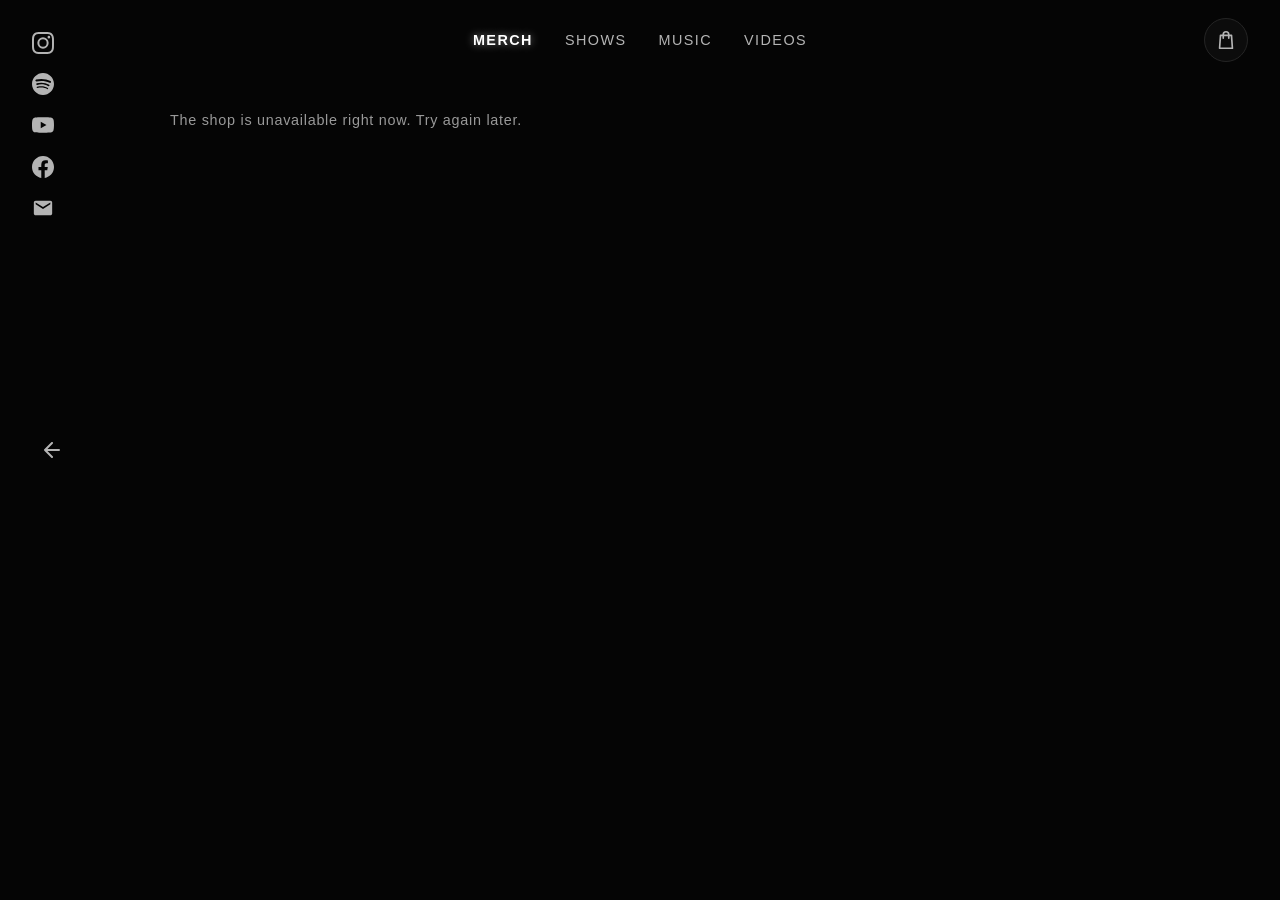
<file: shop/product.html>
<!DOCTYPE html>
<html lang="en">
<head>
    <meta charset="UTF-8">
    <meta name="viewport" content="width=device-width, initial-scale=1.0">
    <title>AMKEN — Merch</title>
    <link rel="stylesheet" href="../css/style.css">
    <link rel="stylesheet" href="css/shop.css">
    <link rel="stylesheet" href="css/cart.css">
    <link rel="icon" type="image/png" href="../images/emblem.png" media="(prefers-color-scheme: light)">
    <link rel="icon" type="image/png" href="../images/emblem-white.png" media="(prefers-color-scheme: dark)">
</head>
<body class="shop">
    <div class="socials-bar">
        <a href="https://www.instagram.com/amkenofficial/" class="social-icon" title="Instagram" target="_blank" rel="noopener noreferrer">
            <svg viewBox="0 0 24 24" fill="currentColor"><path d="M12 2.163c3.204 0 3.584.012 4.85.07 3.252.148 4.771 1.691 4.919 4.919.058 1.265.069 1.645.069 4.849 0 3.205-.012 3.584-.069 4.849-.149 3.225-1.664 4.771-4.919 4.919-1.266.058-1.644.07-4.85.07-3.204 0-3.584-.012-4.849-.07-3.26-.149-4.771-1.699-4.919-4.92-.058-1.265-.07-1.644-.07-4.849 0-3.204.013-3.583.07-4.849.149-3.227 1.664-4.771 4.919-4.919 1.266-.057 1.645-.069 4.849-.069zM12 0C8.741 0 8.333.014 7.053.072 2.695.272.273 2.69.073 7.052.014 8.333 0 8.741 0 12c0 3.259.014 3.668.072 4.948.2 4.358 2.618 6.78 6.98 6.98C8.333 23.986 8.741 24 12 24c3.259 0 3.668-.014 4.948-.072 4.354-.2 6.782-2.618 6.979-6.98.059-1.28.073-1.689.073-4.948 0-3.259-.014-3.667-.072-4.947-.196-4.354-2.617-6.78-6.979-6.98C15.668.014 15.259 0 12 0zm0 5.838a6.162 6.162 0 100 12.324 6.162 6.162 0 000-12.324zM12 16a4 4 0 110-8 4 4 0 010 8zm6.406-11.845a1.44 1.44 0 100 2.881 1.44 1.44 0 000-2.881z"/></svg>
        </a>
        <a href="https://open.spotify.com/artist/0skGr1f0OyI4fjumVZwVkY" class="social-icon" title="Spotify" target="_blank" rel="noopener noreferrer">
            <svg viewBox="0 0 24 24" fill="currentColor"><path d="M12 0C5.4 0 0 5.4 0 12s5.4 12 12 12 12-5.4 12-12S18.66 0 12 0zm5.521 17.34c-.24.359-.66.48-1.021.24-2.82-1.74-6.36-2.101-10.561-1.141-.418.122-.779-.179-.899-.539-.12-.421.18-.78.54-.9 4.56-1.021 8.52-.6 11.64 1.32.42.18.479.659.301 1.02zm1.44-3.3c-.301.42-.841.6-1.262.3-3.239-1.98-8.159-2.58-11.939-1.38-.479.12-1.02-.12-1.14-.6-.12-.48.12-1.021.6-1.141C9.6 9.9 15 10.561 18.72 12.84c.361.181.54.78.241 1.2zm.12-3.36C15.24 8.4 8.82 8.16 5.16 9.301c-.6.179-1.2-.181-1.38-.721-.18-.601.18-1.2.72-1.381 4.26-1.26 11.28-1.02 15.721 1.621.539.3.719 1.02.419 1.56-.299.421-1.02.599-1.559.3z"/></svg>
        </a>
        <a href="https://www.youtube.com/@AmkenOfficial" class="social-icon" title="YouTube" target="_blank" rel="noopener noreferrer">
            <svg viewBox="0 0 24 24" fill="currentColor"><path d="M23.498 6.186a3.016 3.016 0 0 0-2.122-2.136C19.505 3.545 12 3.545 12 3.545s-7.505 0-9.377.505A3.017 3.017 0 0 0 .502 6.186C0 8.07 0 12 0 12s0 3.93.502 5.814a3.016 3.016 0 0 0 2.122 2.136c1.871.505 9.376.505 9.376.505s7.505 0 9.377-.505a3.015 3.015 0 0 0 2.122-2.136C24 15.93 24 12 24 12s0-3.93-.502-5.814zM9.545 15.568V8.432L15.818 12l-6.273 3.568z"/></svg>
        </a>
        <a href="https://www.facebook.com/AmkenOfficial" class="social-icon" title="Facebook" target="_blank" rel="noopener noreferrer">
            <svg viewBox="0 0 24 24" fill="currentColor"><path d="M24 12.073c0-6.627-5.373-12-12-12s-12 5.373-12 12c0 5.99 4.388 10.954 10.125 11.854v-8.385H7.078v-3.47h3.047V9.43c0-3.007 1.792-4.669 4.533-4.669 1.312 0 2.686.235 2.686.235v2.953H15.83c-1.491 0-1.956.925-1.956 1.874v2.25h3.328l-.532 3.47h-2.796v8.385C19.612 23.027 24 18.062 24 12.073z"/></svg>
        </a>
        <a href="mailto:amkenofficial@gmail.com" class="social-icon" title="Email">
            <svg viewBox="0 0 24 24" fill="currentColor"><path d="M20 4H4c-1.1 0-1.99.9-1.99 2L2 18c0 1.1.9 2 2 2h16c1.1 0 2-.9 2-2V6c0-1.1-.9-2-2-2zm0 4l-8 5-8-5V6l8 5 8-5v2z"/></svg>
        </a>
    </div>

    <div class="nav-links">
        <a href="index.html" class="nav-link active">Merch</a>
        <a href="../shows.html" class="nav-link">Shows</a>
        <a href="../music.html" class="nav-link">Music</a>
        <a href="../videos.html" class="nav-link">Videos</a>
    </div>
    <a href="index.html" class="back-arrow" aria-label="Back">
        <svg width="20" height="20" viewBox="0 0 24 24" fill="none" stroke="currentColor" stroke-width="2" stroke-linecap="round" stroke-linejoin="round"><path d="M19 12H5M12 19l-7-7 7-7"/></svg>
    </a>

    <main>
        <p id="status" class="muted">Loading…</p>
        <article id="product" class="product-detail"></article>
    </main>

    <script type="module">
        import { api, cart, el, formatPrice, SIZES } from './js/api.js'
        import { openCart } from './js/cart.js'

        const status = document.getElementById('status')
        const id = new URLSearchParams(location.search).get('id')
        try {
            const p = await api(`/api/products/${encodeURIComponent(id)}`)
            document.title = `AMKEN — ${p.name}`
            status.textContent = ''
            // A product with no sizes has a single variant with a null size: show stock, not a size picker.
            // Sized products list the sizes they sell, in size order; 0-stock sizes are crossed out.
            const sized = SIZES.flatMap((size) => p.variants.filter((v) => v.size === size))
            const soldOut = p.variants.every((v) => v.stock === 0)
            const images = p.images ?? []
            const cover = images.length ? el('img', { class: 'cover', src: images[0], alt: p.name }) : null
            const gallery = el('div', { class: 'gallery' },
                cover,
                images.length > 1 ? el('div', { class: 'thumbs' }, ...images.map((src) =>
                    el('button', { onclick: () => { cover.src = src } }, el('img', { src, alt: '' })),
                )) : null,
            )
            // Unsized products start on their single variant; sized ones wait for a pick.
            let picked = sized.length ? null : p.variants[0]
            const note = el('p', { role: 'status' })
            // Warnings show in red, confirmations in grey.
            const say = (cls, ...text) => {
                note.className = cls
                note.replaceChildren(...text)
            }
            // Warnings go away on the next click anywhere; it runs before that click's own handler can set a new one.
            // The "Added" confirmation stays, since clearing it would remove its View cart button mid-click.
            document.addEventListener('pointerdown', () => note.className === 'error' && say('', ''))
            const sizeButtons = sized.map((v) =>
                el('button', {
                    type: 'button',
                    'aria-pressed': 'false',
                    ...(v.stock > 0 ? {} : { disabled: '' }),
                    onclick: (e) => {
                        picked = v
                        sizeButtons.forEach((b) => b.setAttribute('aria-pressed', b === e.currentTarget))
                        note.textContent = ''
                    },
                }, v.size),
            )
            function addToCart() {
                if (!picked) return say('error', 'Pick a size.')
                if (cart.qty(p.id, picked.size) >= picked.stock) return say('error', `Only ${picked.stock} in stock.`)
                cart.add(p.id, picked.size)
                say('muted', 'Added. ', el('button', { class: 'link', onclick: openCart }, 'View cart'))
            }
            document.getElementById('product').append(
                ...(images.length ? [gallery] : []),
                el('div', {},
                    el('p', { class: 'label' }, p.category),
                    el('h1', {}, p.name),
                    el('p', { class: 'price' }, formatPrice(p.price)),
                    el('p', { class: 'description' }, p.description),
                    ...(sized.length ? [
                        el('p', { class: 'label' }, 'Sizes'),
                        el('ul', { class: 'sizes' }, ...sizeButtons.map((b) => el('li', {}, b))),
                    ] : []),
                    soldOut ? el('p', { class: 'label' }, 'Sold out') : el('div', { class: 'add-to-cart' },
                        el('button', { onclick: addToCart }, 'Add to cart'),
                        note,
                    ),
                ),
            )
        } catch (e) {
            status.textContent = e.status === 404 ? 'This product no longer exists.' : 'The shop is unavailable right now. Try again later.'
        }
    </script>
</body>
</html>
</file>
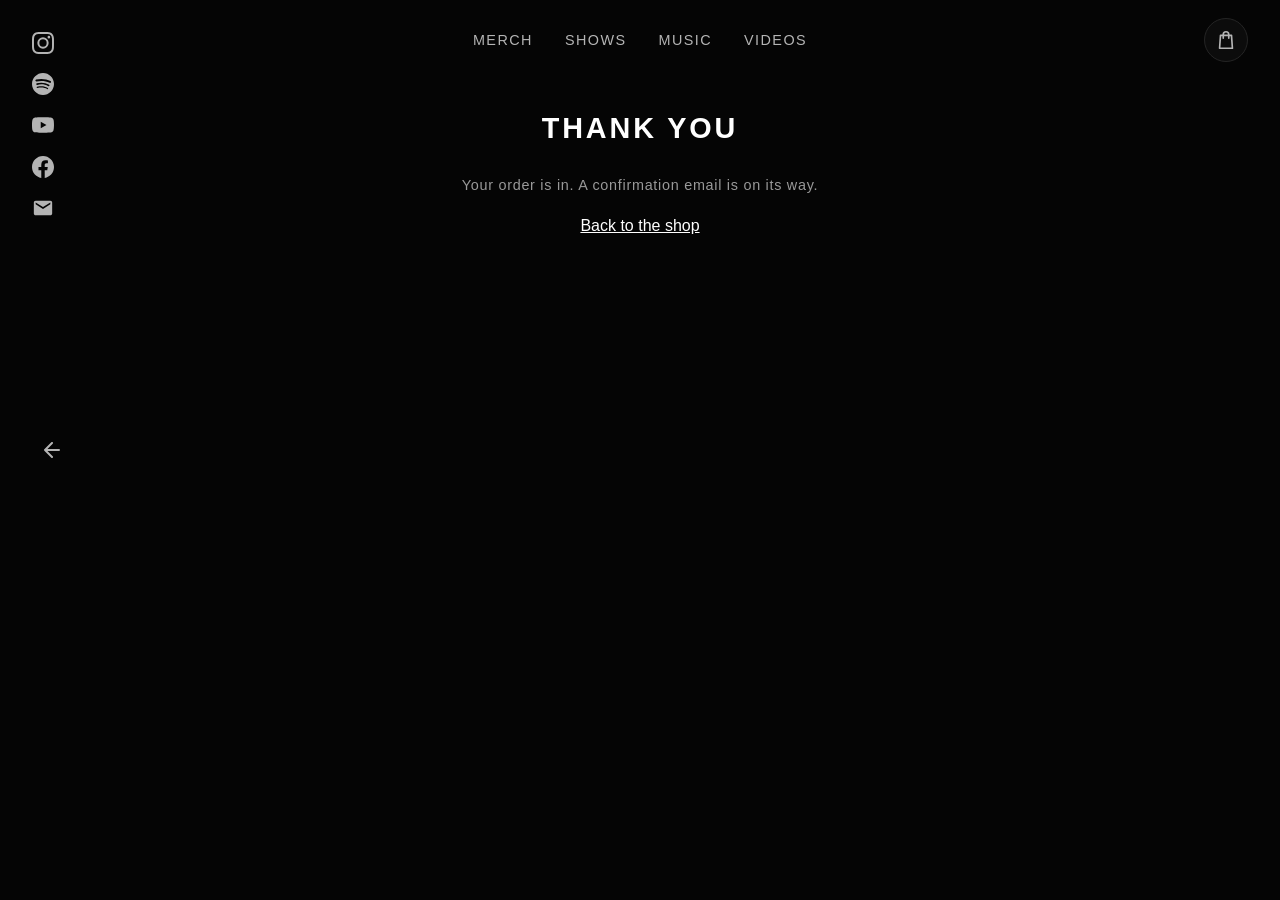
<file: shop/success.html>
<!DOCTYPE html>
<html lang="en">
<head>
    <meta charset="UTF-8">
    <meta name="viewport" content="width=device-width, initial-scale=1.0">
    <title>AMKEN — Thank you</title>
    <link rel="stylesheet" href="../css/style.css">
    <link rel="stylesheet" href="css/shop.css">
    <link rel="stylesheet" href="css/cart.css">
    <link rel="icon" type="image/png" href="../images/emblem.png" media="(prefers-color-scheme: light)">
    <link rel="icon" type="image/png" href="../images/emblem-white.png" media="(prefers-color-scheme: dark)">
</head>
<body class="shop">
    <div class="socials-bar">
        <a href="https://www.instagram.com/amkenofficial/" class="social-icon" title="Instagram" target="_blank" rel="noopener noreferrer">
            <svg viewBox="0 0 24 24" fill="currentColor"><path d="M12 2.163c3.204 0 3.584.012 4.85.07 3.252.148 4.771 1.691 4.919 4.919.058 1.265.069 1.645.069 4.849 0 3.205-.012 3.584-.069 4.849-.149 3.225-1.664 4.771-4.919 4.919-1.266.058-1.644.07-4.85.07-3.204 0-3.584-.012-4.849-.07-3.26-.149-4.771-1.699-4.919-4.92-.058-1.265-.07-1.644-.07-4.849 0-3.204.013-3.583.07-4.849.149-3.227 1.664-4.771 4.919-4.919 1.266-.057 1.645-.069 4.849-.069zM12 0C8.741 0 8.333.014 7.053.072 2.695.272.273 2.69.073 7.052.014 8.333 0 8.741 0 12c0 3.259.014 3.668.072 4.948.2 4.358 2.618 6.78 6.98 6.98C8.333 23.986 8.741 24 12 24c3.259 0 3.668-.014 4.948-.072 4.354-.2 6.782-2.618 6.979-6.98.059-1.28.073-1.689.073-4.948 0-3.259-.014-3.667-.072-4.947-.196-4.354-2.617-6.78-6.979-6.98C15.668.014 15.259 0 12 0zm0 5.838a6.162 6.162 0 100 12.324 6.162 6.162 0 000-12.324zM12 16a4 4 0 110-8 4 4 0 010 8zm6.406-11.845a1.44 1.44 0 100 2.881 1.44 1.44 0 000-2.881z"/></svg>
        </a>
        <a href="https://open.spotify.com/artist/0skGr1f0OyI4fjumVZwVkY" class="social-icon" title="Spotify" target="_blank" rel="noopener noreferrer">
            <svg viewBox="0 0 24 24" fill="currentColor"><path d="M12 0C5.4 0 0 5.4 0 12s5.4 12 12 12 12-5.4 12-12S18.66 0 12 0zm5.521 17.34c-.24.359-.66.48-1.021.24-2.82-1.74-6.36-2.101-10.561-1.141-.418.122-.779-.179-.899-.539-.12-.421.18-.78.54-.9 4.56-1.021 8.52-.6 11.64 1.32.42.18.479.659.301 1.02zm1.44-3.3c-.301.42-.841.6-1.262.3-3.239-1.98-8.159-2.58-11.939-1.38-.479.12-1.02-.12-1.14-.6-.12-.48.12-1.021.6-1.141C9.6 9.9 15 10.561 18.72 12.84c.361.181.54.78.241 1.2zm.12-3.36C15.24 8.4 8.82 8.16 5.16 9.301c-.6.179-1.2-.181-1.38-.721-.18-.601.18-1.2.72-1.381 4.26-1.26 11.28-1.02 15.721 1.621.539.3.719 1.02.419 1.56-.299.421-1.02.599-1.559.3z"/></svg>
        </a>
        <a href="https://www.youtube.com/@AmkenOfficial" class="social-icon" title="YouTube" target="_blank" rel="noopener noreferrer">
            <svg viewBox="0 0 24 24" fill="currentColor"><path d="M23.498 6.186a3.016 3.016 0 0 0-2.122-2.136C19.505 3.545 12 3.545 12 3.545s-7.505 0-9.377.505A3.017 3.017 0 0 0 .502 6.186C0 8.07 0 12 0 12s0 3.93.502 5.814a3.016 3.016 0 0 0 2.122 2.136c1.871.505 9.376.505 9.376.505s7.505 0 9.377-.505a3.015 3.015 0 0 0 2.122-2.136C24 15.93 24 12 24 12s0-3.93-.502-5.814zM9.545 15.568V8.432L15.818 12l-6.273 3.568z"/></svg>
        </a>
        <a href="https://www.facebook.com/AmkenOfficial" class="social-icon" title="Facebook" target="_blank" rel="noopener noreferrer">
            <svg viewBox="0 0 24 24" fill="currentColor"><path d="M24 12.073c0-6.627-5.373-12-12-12s-12 5.373-12 12c0 5.99 4.388 10.954 10.125 11.854v-8.385H7.078v-3.47h3.047V9.43c0-3.007 1.792-4.669 4.533-4.669 1.312 0 2.686.235 2.686.235v2.953H15.83c-1.491 0-1.956.925-1.956 1.874v2.25h3.328l-.532 3.47h-2.796v8.385C19.612 23.027 24 18.062 24 12.073z"/></svg>
        </a>
        <a href="mailto:amkenofficial@gmail.com" class="social-icon" title="Email">
            <svg viewBox="0 0 24 24" fill="currentColor"><path d="M20 4H4c-1.1 0-1.99.9-1.99 2L2 18c0 1.1.9 2 2 2h16c1.1 0 2-.9 2-2V6c0-1.1-.9-2-2-2zm0 4l-8 5-8-5V6l8 5 8-5v2z"/></svg>
        </a>
    </div>

    <div class="nav-links">
        <a href="index.html" class="nav-link">Merch</a>
        <a href="../shows.html" class="nav-link">Shows</a>
        <a href="../music.html" class="nav-link">Music</a>
        <a href="../videos.html" class="nav-link">Videos</a>
    </div>
    <a href="index.html" class="back-arrow" aria-label="Back">
        <svg width="20" height="20" viewBox="0 0 24 24" fill="none" stroke="currentColor" stroke-width="2" stroke-linecap="round" stroke-linejoin="round"><path d="M19 12H5M12 19l-7-7 7-7"/></svg>
    </a>

    <main class="centered">
        <h1>Thank you</h1>
        <p class="muted">Your order is in. A confirmation email is on its way.</p>
        <p><a href="index.html">Back to the shop</a></p>
    </main>

    <script type="module">
        import { cart } from './js/api.js'
        import './js/cart.js'

        // Stripe sends the customer here after paying. The order itself is created by the webhook, not this page.
        cart.set([])
    </script>
</body>
</html>
</file>
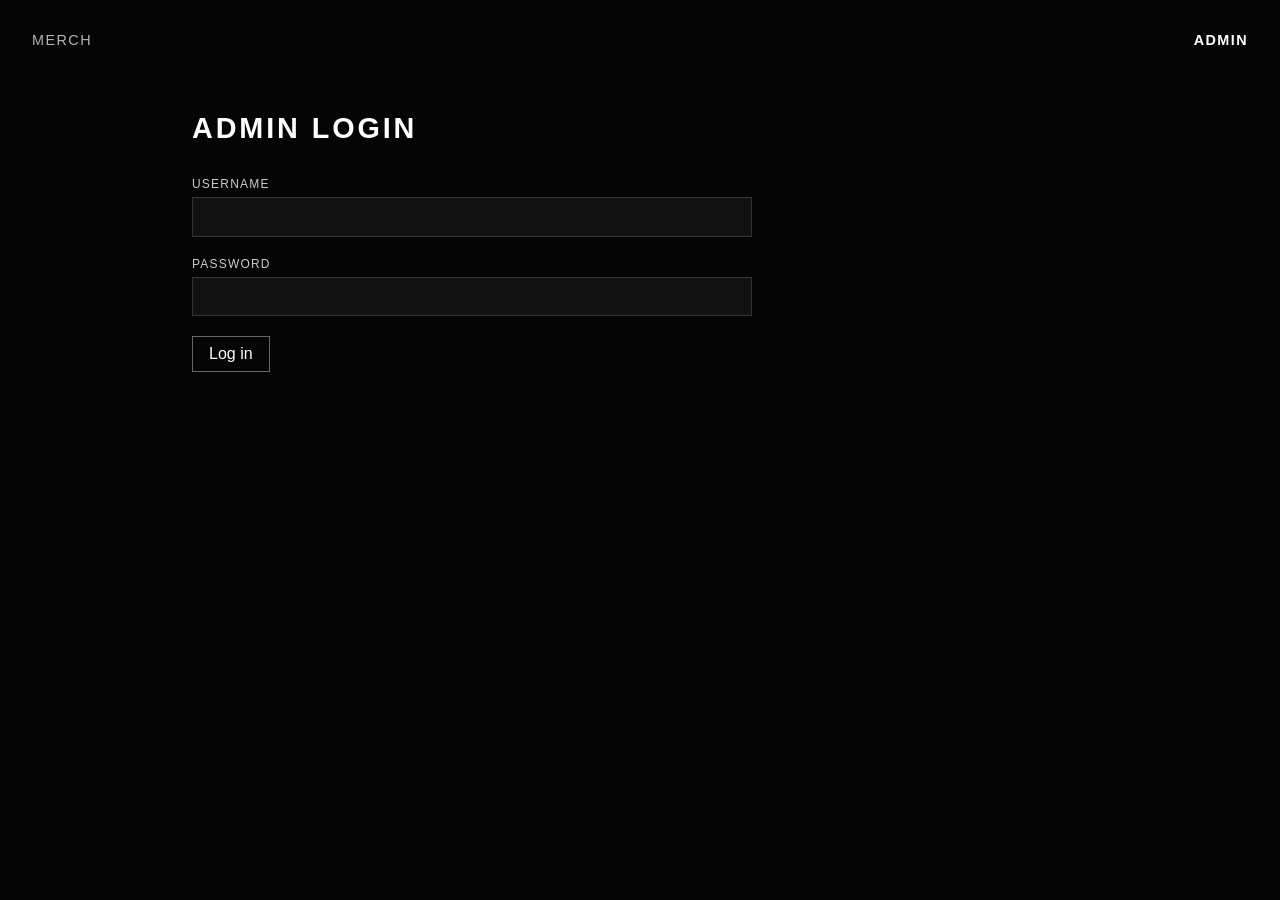
<file: shop/admin/login.html>
<!DOCTYPE html>
<html lang="en">
<head>
    <meta charset="UTF-8">
    <meta name="viewport" content="width=device-width, initial-scale=1.0">
    <meta name="robots" content="noindex">
    <title>AMKEN — Admin login</title>
    <link rel="stylesheet" href="../css/shop.css">
    <link rel="icon" type="image/png" href="../../images/emblem.png" media="(prefers-color-scheme: light)">
    <link rel="icon" type="image/png" href="../../images/emblem-white.png" media="(prefers-color-scheme: dark)">
</head>
<body>
    <header class="shop-header">
        <a href="../index.html">Merch</a>
        <nav><span class="active">Admin</span></nav>
    </header>

    <main>
        <h1>Admin login</h1>
        <form id="login">
            <label>Username <input name="username" autocomplete="username" required></label>
            <label>Password <input name="password" type="password" autocomplete="current-password" required></label>
            <p id="error" class="error" hidden></p>
            <div class="actions"><button>Log in</button></div>
        </form>
    </main>

    <script type="module">
        import { api, token } from '../js/api.js'

        const form = document.getElementById('login')
        const error = document.getElementById('error')

        form.addEventListener('submit', async (e) => {
            e.preventDefault()
            form.querySelector('button').disabled = true
            error.hidden = true
            try {
                token.clear()
                const { token: jwt } = await api('/auth/login', {
                    method: 'POST',
                    body: { username: form.username.value, password: form.password.value },
                })
                token.set(jwt)
                location.href = 'index.html'
            } catch (err) {
                error.textContent = {
                    401: 'Wrong username or password.',
                    429: 'Too many attempts. Wait a minute and try again.',
                }[err.status] ?? 'Login failed. Try again later.'
                error.hidden = false
                form.querySelector('button').disabled = false
            }
        })
    </script>
</body>
</html>
</file>
<file: css/style.css>
*, *::before, *::after {
    margin: 0;
    padding: 0;
    box-sizing: border-box;
}

html {
    overflow-x: hidden;
    -webkit-text-size-adjust: 100%;
    -ms-text-size-adjust: 100%;
}

body {
    font-family: 'Helvetica Neue', Helvetica, Arial, sans-serif;
    background-color: #000;
    color: #fff;
    overflow: hidden;
    width: 100vw;
    height: 100vh;
    -webkit-font-smoothing: antialiased;
    -moz-osx-font-smoothing: grayscale;
}

.flicker-bg {
    position: fixed;
    top: 0;
    left: 0;
    width: 100%;
    height: 100%;
    background-size: cover;
    background-position: center;
    z-index: 0;
    opacity: 1;
}

.landing .flicker-bg {
    background-image: url('../images/landing-bg.jpg');
}

.main .flicker-bg {
    background-image: url('../images/landing-bg.jpg');
    position: relative;
    overflow: hidden;
}

.main .flicker-bg::before,
.main .flicker-bg::after {
    content: '';
    position: absolute;
    top: 0;
    left: 0;
    width: 100%;
    height: 100%;
    background-image: url('../images/landing-bg.jpg');
    background-size: cover;
    background-position: center;
    opacity: 0;
    pointer-events: none;
    mix-blend-mode: normal;
}

.main .flicker-bg::before {
    animation: glitch-1 2.8s infinite step-end;
}

.main .flicker-bg::after {
    animation: glitch-2 3.5s infinite step-end;
}

.main .flicker-bg {
    animation: glitch-base 4.1s infinite step-end;
}

@keyframes glitch-base {
    0%   { transform: translate(0); }
    12%  { transform: translate(0); }
    13%  { transform: translate(12px, 2px); }
    14%  { transform: translate(0); }
    38%  { transform: translate(0); }
    39%  { transform: translate(-18px, -3px); }
    40%  { transform: translate(0); }
    62%  { transform: translate(0); }
    63%  { transform: translate(25px, 1px); }
    64%  { transform: translate(0); }
    78%  { transform: translate(0); }
    79%  { transform: translate(-8px, 4px); }
    80%  { transform: translate(0); }
    100% { transform: translate(0); }
}

@keyframes glitch-1 {
    0%   { opacity: 0; clip-path: inset(0 0 100% 0); transform: translate(0); }
    3%   { opacity: 0.55; clip-path: inset(5% 0 90% 0); transform: translate(-30px, 1px); }
    5%   { opacity: 0; clip-path: inset(0 0 100% 0); }
    10%  { opacity: 0.45; clip-path: inset(18% 0 75% 0); transform: translate(40px, -2px); }
    12%  { opacity: 0; }
    18%  { opacity: 0.6; clip-path: inset(40% 0 52% 0); transform: translate(-20px); }
    20%  { opacity: 0; }
    25%  { opacity: 0.5; clip-path: inset(65% 0 28% 0); transform: translate(35px, 2px); }
    27%  { opacity: 0; }
    33%  { opacity: 0.4; clip-path: inset(8% 0 85% 0); transform: translate(-45px, -1px); }
    35%  { opacity: 0; }
    42%  { opacity: 0.55; clip-path: inset(75% 0 15% 0); transform: translate(20px); }
    44%  { opacity: 0; }
    50%  { opacity: 0.35; clip-path: inset(30% 0 60% 0); transform: translate(-25px, 3px); }
    52%  { opacity: 0; }
    60%  { opacity: 0.5; clip-path: inset(50% 0 40% 0); transform: translate(15px, -2px); }
    62%  { opacity: 0; }
    70%  { opacity: 0.4; clip-path: inset(12% 0 80% 0); transform: translate(-35px, 1px); }
    72%  { opacity: 0; }
    80%  { opacity: 0.3; clip-path: inset(85% 0 8% 0); transform: translate(30px); }
    82%  { opacity: 0; }
    90%  { opacity: 0.45; clip-path: inset(22% 0 68% 0); transform: translate(-15px, -3px); }
    92%  { opacity: 0; }
    100% { opacity: 0; clip-path: inset(0 0 100% 0); transform: translate(0); }
}

@keyframes glitch-2 {
    0%   { opacity: 0; clip-path: inset(0 0 100% 0); transform: translate(0); }
    5%   { opacity: 0.4; clip-path: inset(25% 0 68% 0); transform: translate(20px, -2px); }
    7%   { opacity: 0; }
    14%  { opacity: 0.5; clip-path: inset(60% 0 32% 0); transform: translate(-30px, 1px); }
    16%  { opacity: 0; }
    22%  { opacity: 0.35; clip-path: inset(10% 0 82% 0); transform: translate(45px); }
    24%  { opacity: 0; }
    30%  { opacity: 0.55; clip-path: inset(80% 0 12% 0); transform: translate(-20px, -3px); }
    32%  { opacity: 0; }
    40%  { opacity: 0.45; clip-path: inset(35% 0 55% 0); transform: translate(25px, 2px); }
    42%  { opacity: 0; }
    48%  { opacity: 0.3; clip-path: inset(55% 0 38% 0); transform: translate(-40px, -1px); }
    50%  { opacity: 0; }
    58%  { opacity: 0.5; clip-path: inset(15% 0 78% 0); transform: translate(18px, 3px); }
    60%  { opacity: 0; }
    68%  { opacity: 0.4; clip-path: inset(70% 0 20% 0); transform: translate(-22px); }
    70%  { opacity: 0; }
    76%  { opacity: 0.35; clip-path: inset(42% 0 50% 0); transform: translate(35px, -2px); }
    78%  { opacity: 0; }
    85%  { opacity: 0.5; clip-path: inset(5% 0 90% 0); transform: translate(-18px, 1px); }
    87%  { opacity: 0; }
    95%  { opacity: 0.25; clip-path: inset(88% 0 5% 0); transform: translate(12px, -3px); }
    97%  { opacity: 0; }
    100% { opacity: 0; clip-path: inset(0 0 100% 0); transform: translate(0); }
}

@keyframes glitch-3 {
    0%   { opacity: 0; clip-path: inset(0 0 100% 0); transform: translate(0); }
    4%   { opacity: 0.5; clip-path: inset(15% 0 80% 0); transform: translate(-25px, 1px); }
    6%   { opacity: 0; }
    11%  { opacity: 0.35; clip-path: inset(50% 0 40% 0); transform: translate(35px, -2px); }
    13%  { opacity: 0; }
    19%  { opacity: 0.55; clip-path: inset(80% 0 10% 0); transform: translate(-15px); }
    21%  { opacity: 0; }
    28%  { opacity: 0.4; clip-path: inset(5% 0 90% 0); transform: translate(20px, 3px); }
    30%  { opacity: 0; }
    36%  { opacity: 0.45; clip-path: inset(40% 0 50% 0); transform: translate(-40px, -1px); }
    38%  { opacity: 0; }
    45%  { opacity: 0.3; clip-path: inset(65% 0 28% 0); transform: translate(25px, 2px); }
    47%  { opacity: 0; }
    54%  { opacity: 0.5; clip-path: inset(22% 0 68% 0); transform: translate(-30px, -3px); }
    56%  { opacity: 0; }
    63%  { opacity: 0.4; clip-path: inset(75% 0 15% 0); transform: translate(15px, 1px); }
    65%  { opacity: 0; }
    72%  { opacity: 0.35; clip-path: inset(10% 0 85% 0); transform: translate(-35px); }
    74%  { opacity: 0; }
    82%  { opacity: 0.55; clip-path: inset(55% 0 38% 0); transform: translate(30px, -2px); }
    84%  { opacity: 0; }
    92%  { opacity: 0.25; clip-path: inset(30% 0 60% 0); transform: translate(-20px, 3px); }
    94%  { opacity: 0; }
    100% { opacity: 0; clip-path: inset(0 0 100% 0); transform: translate(0); }
}

@keyframes glitch-4 {
    0%   { opacity: 0; clip-path: inset(0 0 100% 0); transform: translate(0); }
    6%   { opacity: 0.35; clip-path: inset(35% 0 55% 0); transform: translate(18px, -1px); }
    8%   { opacity: 0; }
    13%  { opacity: 0.55; clip-path: inset(70% 0 20% 0); transform: translate(-25px, 2px); }
    15%  { opacity: 0; }
    21%  { opacity: 0.45; clip-path: inset(8% 0 85% 0); transform: translate(40px, -3px); }
    23%  { opacity: 0; }
    29%  { opacity: 0.3; clip-path: inset(45% 0 45% 0); transform: translate(-18px); }
    31%  { opacity: 0; }
    38%  { opacity: 0.5; clip-path: inset(85% 0 8% 0); transform: translate(28px, 1px); }
    40%  { opacity: 0; }
    47%  { opacity: 0.4; clip-path: inset(20% 0 72% 0); transform: translate(-45px, -2px); }
    49%  { opacity: 0; }
    55%  { opacity: 0.55; clip-path: inset(60% 0 30% 0); transform: translate(22px, 3px); }
    57%  { opacity: 0; }
    64%  { opacity: 0.25; clip-path: inset(5% 0 90% 0); transform: translate(-30px, -1px); }
    66%  { opacity: 0; }
    73%  { opacity: 0.5; clip-path: inset(50% 0 42% 0); transform: translate(38px, 2px); }
    75%  { opacity: 0; }
    83%  { opacity: 0.35; clip-path: inset(75% 0 18% 0); transform: translate(-15px, -3px); }
    85%  { opacity: 0; }
    94%  { opacity: 0.45; clip-path: inset(15% 0 78% 0); transform: translate(25px, 1px); }
    96%  { opacity: 0; }
    100% { opacity: 0; clip-path: inset(0 0 100% 0); transform: translate(0); }
}

@keyframes glitch-5 {
    0%   { opacity: 0; clip-path: inset(0 0 100% 0); transform: translate(0); }
    3%   { opacity: 0.45; clip-path: inset(10% 0 85% 0); transform: translate(-35px, 2px); }
    5%   { opacity: 0; }
    9%   { opacity: 0.5; clip-path: inset(55% 0 38% 0); transform: translate(28px, -1px); }
    11%  { opacity: 0; }
    17%  { opacity: 0.35; clip-path: inset(25% 0 65% 0); transform: translate(-22px, -3px); }
    19%  { opacity: 0; }
    25%  { opacity: 0.55; clip-path: inset(80% 0 12% 0); transform: translate(42px, 1px); }
    27%  { opacity: 0; }
    34%  { opacity: 0.4; clip-path: inset(40% 0 52% 0); transform: translate(-18px, -2px); }
    36%  { opacity: 0; }
    43%  { opacity: 0.3; clip-path: inset(5% 0 90% 0); transform: translate(32px, 3px); }
    45%  { opacity: 0; }
    52%  { opacity: 0.5; clip-path: inset(65% 0 28% 0); transform: translate(-28px, -1px); }
    54%  { opacity: 0; }
    61%  { opacity: 0.45; clip-path: inset(18% 0 75% 0); transform: translate(15px, 2px); }
    63%  { opacity: 0; }
    70%  { opacity: 0.25; clip-path: inset(85% 0 8% 0); transform: translate(-40px, -3px); }
    72%  { opacity: 0; }
    80%  { opacity: 0.5; clip-path: inset(50% 0 40% 0); transform: translate(22px, 1px); }
    82%  { opacity: 0; }
    90%  { opacity: 0.35; clip-path: inset(30% 0 62% 0); transform: translate(-15px, -2px); }
    92%  { opacity: 0; }
    100% { opacity: 0; clip-path: inset(0 0 100% 0); transform: translate(0); }
}

@keyframes glitch-6 {
    0%   { opacity: 0; clip-path: inset(0 0 100% 0); transform: translate(0); }
    7%   { opacity: 0.3; clip-path: inset(42% 0 50% 0); transform: translate(25px, -2px); }
    9%   { opacity: 0; }
    15%  { opacity: 0.55; clip-path: inset(8% 0 88% 0); transform: translate(-32px, 1px); }
    17%  { opacity: 0; }
    24%  { opacity: 0.45; clip-path: inset(72% 0 18% 0); transform: translate(18px, -3px); }
    26%  { opacity: 0; }
    32%  { opacity: 0.35; clip-path: inset(22% 0 68% 0); transform: translate(-42px, 2px); }
    34%  { opacity: 0; }
    41%  { opacity: 0.5; clip-path: inset(58% 0 35% 0); transform: translate(30px, -1px); }
    43%  { opacity: 0; }
    50%  { opacity: 0.25; clip-path: inset(12% 0 82% 0); transform: translate(-25px, 3px); }
    52%  { opacity: 0; }
    59%  { opacity: 0.55; clip-path: inset(45% 0 48% 0); transform: translate(20px, -2px); }
    61%  { opacity: 0; }
    68%  { opacity: 0.4; clip-path: inset(78% 0 15% 0); transform: translate(-38px, 1px); }
    70%  { opacity: 0; }
    78%  { opacity: 0.3; clip-path: inset(32% 0 58% 0); transform: translate(12px, -3px); }
    80%  { opacity: 0; }
    88%  { opacity: 0.5; clip-path: inset(65% 0 30% 0); transform: translate(-22px, 2px); }
    90%  { opacity: 0; }
    98%  { opacity: 0.35; clip-path: inset(15% 0 78% 0); transform: translate(35px, -1px); }
    100% { opacity: 0; clip-path: inset(0 0 100% 0); transform: translate(0); }
}

.enter-link {
    position: fixed;
    top: 2rem;
    right: 2rem;
    z-index: 10;
    color: #fff;
    text-decoration: none;
    font-size: 1.4rem;
    letter-spacing: 0.18em;
    text-transform: uppercase;
    opacity: 0.8;
    transition: opacity 0.3s ease;
}

.enter-link:hover {
    opacity: 1;
}

.socials-bar {
    position: fixed;
    top: 2rem;
    left: 2rem;
    z-index: 10;
    display: flex;
    flex-direction: column;
    gap: 1.2rem;
}

.social-icon {
    color: #fff;
    opacity: 0.7;
    transition: opacity 0.3s ease;
    width: 22px;
    height: 22px;
    display: block;
}

.social-icon:hover {
    opacity: 1;
}

.social-icon svg {
    width: 100%;
    height: 100%;
}

.nav-links {
    position: fixed;
    top: 2rem;
    left: 50%;
    transform: translateX(-50%);
    z-index: 100;
    display: flex;
    gap: 2rem;
    align-items: center;
}

.nav-link {
    color: #fff;
    text-decoration: none;
    font-size: 0.9rem;
    letter-spacing: 0.1em;
    text-transform: uppercase;
    opacity: 0.7;
    transition: opacity 0.3s ease;
    cursor: pointer;
    display: inline-block;
}

.nav-link:hover {
    opacity: 1;
    text-shadow: 0 0 6px rgba(255, 255, 255, 0.3);
}

.nav-link.active {
    opacity: 1;
    font-weight: 700;
    text-shadow: 0 0 8px rgba(255, 255, 255, 0.5);
}

.corner-link {
    position: fixed;
    z-index: 100;
    color: #fff;
    text-decoration: none;
    font-size: 0.9rem;
    letter-spacing: 0.1em;
    text-transform: uppercase;
    opacity: 0.7;
    transition: opacity 0.3s ease;
    cursor: pointer;
    display: inline-block;
}

.corner-link:hover {
    opacity: 1;
    text-shadow: 0 0 6px rgba(255, 255, 255, 0.3);
}

.top-left {
    top: 2rem;
    left: 50%;
    transform: translateX(-50%);
}

.back-arrow {
    position: fixed;
    left: 2rem;
    top: 50%;
    transform: translateY(-50%);
    z-index: 100;
    display: flex;
    align-items: center;
    justify-content: center;
    width: 40px;
    height: 40px;
    opacity: 0.7;
    color: #fff;
    text-decoration: none;
    transition: opacity 0.3s ease;
}

.back-arrow:hover {
    opacity: 1;
}

.back-arrow svg {
    width: 24px;
    height: 24px;
}


.top-right {
    top: 2rem;
    right: 2rem;
}

.bottom-left {
    bottom: 2rem;
    left: 2rem;
}

.bottom-right {
    bottom: 2rem;
    right: 2rem;
}

.music {
    background-color: #050505;
}

.music .albums {
    position: relative;
    top: auto;
    left: auto;
    transform: none;
    z-index: 10;
    display: flex;
    flex-wrap: wrap;
    justify-content: center;
    align-items: flex-start;
    gap: 5rem 6rem;
    text-align: center;
    padding: 8rem 2rem 4rem;
    max-width: 640px;
    margin: 0 auto;
}

.music .album {
    display: flex;
    flex-direction: column;
    gap: 0.8rem;
    align-items: center;
    width: 200px;
    text-decoration: none;
    cursor: pointer;
}

.album-cover {
    width: 200px;
    height: 200px;
    background-size: cover;
    background-position: center;
    position: relative;
    overflow: hidden;
    filter: grayscale(0.15) brightness(0.88) contrast(1.05);
    transition: filter 0.4s ease, transform 0.4s ease;
    box-shadow: 0 4px 20px rgba(0,0,0,0.8);
}

.album-adrenaline,
.album-adrenaline::before,
.album-adrenaline::after {
    background-image: url('../images/adrenaline.jpg');
}

.album-theater,
.album-theater::before,
.album-theater::after {
    background-image: url('../images/theater.jpg');
}

.album-passive,
.album-passive::before,
.album-passive::after {
    background-image: url('../images/passive.jpg');
}

.album-cover::before,
.album-cover::after {
    content: '';
    position: absolute;
    top: 0;
    left: 0;
    width: 100%;
    height: 100%;
    background-size: cover;
    background-position: center;
    opacity: 0;
    pointer-events: none;
    mix-blend-mode: normal;
}

.album-adrenaline::before { animation: glitch-1 2.8s infinite step-end; }
.album-adrenaline::after  { animation: glitch-2 3.5s infinite step-end; }

.album-theater::before { animation: glitch-3 3.1s infinite step-end; }
.album-theater::after  { animation: glitch-4 2.3s infinite step-end; }

.album-passive::before { animation: glitch-5 2.5s infinite step-end; }
.album-passive::after  { animation: glitch-6 3.7s infinite step-end; }

.album:hover .album-cover {
    filter: grayscale(0) brightness(1) contrast(1);
    transform: scale(1.03);
}

.album-title {
    font-size: 0.85rem;
    font-weight: 700;
    letter-spacing: 0.08em;
    text-transform: uppercase;
    color: #fff;
    cursor: default;
}

.album-year {
    font-size: 0.7rem;
    font-weight: 400;
    letter-spacing: 0.1em;
    text-transform: uppercase;
    color: #ccc;
}

.shows {
    background-color: #050505;
}

.shows-content {
    position: relative;
    z-index: 10;
    display: flex;
    flex-direction: column;
    align-items: center;
    justify-content: flex-start;
    min-height: 100vh;
    padding: 10rem 2rem 2rem;
    text-align: center;
}

.shows-heading {
    font-size: 1.8rem;
    font-weight: 700;
    letter-spacing: 0.1em;
    text-transform: uppercase;
    color: #fff;
    margin-bottom: 1.5rem;
}

.shows-text {
    font-size: 0.9rem;
    letter-spacing: 0.05em;
    color: #999;
    margin-bottom: 1rem;
}

.shows-link {
    font-size: 0.85rem;
    letter-spacing: 0.05em;
    color: #ccc;
    text-decoration: underline;
    text-underline-offset: 3px;
    transition: color 0.3s ease;
}

.shows-link:hover {
    color: #fff;
}

.videos {
    background-color: #000;
}

.video-fullscreen {
    position: fixed;
    top: 0;
    left: 0;
    width: 100vw;
    height: 100vh;
    z-index: 1;
    overflow: hidden;
}

.video-fullscreen video,
.video-fullscreen iframe,
.video-fullscreen > div {
    position: absolute;
    top: -20%;
    left: -20%;
    width: 140%;
    height: 140%;
    border: 0;
    pointer-events: none;
    object-fit: cover;
}

.video-mask {
    position: fixed;
    top: 0;
    left: 0;
    width: 100vw;
    height: 100vh;
    background: #000;
    z-index: 999999;
    pointer-events: none;
}

.videos-overlay {
    position: fixed;
    top: 30%;
    left: 50%;
    transform: translate(-50%, -50%);
    z-index: 10;
}

.yt-button {
    display: inline-flex;
    align-items: center;
    gap: 0.6rem;
    padding: 0.8rem 1.5rem;
    border: 1px solid #fff;
    color: #fff;
    text-decoration: none;
    font-size: 0.85rem;
    letter-spacing: 0.08em;
    text-transform: uppercase;
    opacity: 0.8;
    transition: opacity 0.3s ease, background-color 0.3s ease;
    background-color: rgba(0, 0, 0, 0.4);
}

.yt-button:hover {
    opacity: 1;
    background-color: rgba(0, 0, 0, 0.6);
}

.yt-button svg {
    width: 18px;
    height: 18px;
    flex-shrink: 0;
}

.yt-label-mobile {
    display: none;
}

.not-found {
    background-color: #050505;
}

.not-found-content {
    position: relative;
    z-index: 10;
    display: flex;
    flex-direction: column;
    align-items: center;
    justify-content: center;
    min-height: 100vh;
    padding: 6rem 2rem;
    text-align: center;
}

/* The big 404 reuses the background's glitch keyframes on two offset copies of the text. */
.not-found-code {
    position: relative;
    font-size: clamp(6rem, 22vw, 14rem);
    font-weight: 700;
    letter-spacing: 0.05em;
    line-height: 1;
    margin-bottom: 1.5rem;
}

.not-found-code::before,
.not-found-code::after {
    content: attr(data-text);
    position: absolute;
    inset: 0;
    opacity: 0;
    pointer-events: none;
}

.not-found-code::before {
    animation: glitch-1 2.8s infinite step-end;
}

.not-found-code::after {
    animation: glitch-2 3.5s infinite step-end;
}

@media (max-width: 600px) {
    .enter-link,
    .corner-link,
    .nav-link {
        font-size: 1.0rem;
        letter-spacing: 0.05em;
    }

    .nav-links {
        gap: 1.0rem;
        top: 1.2rem;
    }

    .socials-bar {
        position: fixed;
        top: auto;
        bottom: 1.2rem;
        left: 50%;
        transform: translateX(-50%);
        flex-direction: row;
        gap: 1.2rem;
        z-index: 100;
    }

    .social-icon {
        width: 22px;
        height: 22px;
    }

    /* On phones the bottom bar covers scrolling content, so only the home page keeps it. */
    body:not(.main) .socials-bar {
        display: none;
    }

    .top-left {
        left: 50%;
        transform: translateX(-50%);
        top: 1.2rem;
    }

    .top-right {
        top: 1.2rem;
        right: 1.2rem;
    }

    .bottom-left {
        bottom: 1.2rem;
        left: 1.2rem;
    }

    .bottom-right {
        bottom: 1.2rem;
        right: 1.2rem;
    }

    .music .albums {
        flex-direction: column;
        align-items: center;
        gap: 3rem;
        padding: 6rem 1rem 5rem;
        max-width: 100%;
    }

    .music .album {
        width: 240px;
    }

    .album-cover {
        width: 240px;
        height: 240px;
    }

    .album-title {
        font-size: 0.65rem;
    }

    .album-year {
        font-size: 0.55rem;
    }

    .back-arrow {
        left: 1rem;
        width: 32px;
        height: 32px;
    }

    .back-arrow svg {
        width: 20px;
        height: 20px;
    }

    .shows-content {
        padding: 7rem 1.5rem 2rem;
    }

    .shows-heading {
        font-size: 1.4rem;
    }

    .video-fullscreen iframe,
    .video-fullscreen > div {
        width: 400%;
        height: 400%;
        top: -150%;
        left: -150%;
    }

    .video-mask {
        display: none;
    }

    .yt-button {
        font-size: 0.75rem;
        padding: 0.6rem 1.2rem;
    }

    .yt-label-desktop {
        display: none;
    }

    .yt-label-mobile {
        display: inline;
    }

    .flicker-bg {
        background-position: center;
        background-size: contain;
        background-repeat: no-repeat;
        height: 100vh;
        height: 100svh;
    }

    .enter-link {
        font-size: 1.6rem;
        letter-spacing: 0.2em;
        top: 1.2rem;
        right: 1.2rem;
        left: auto;
        transform: none;
    }
}
</file>
<file: shop/css/shop.css>
*, *::before, *::after {
    margin: 0;
    padding: 0;
    box-sizing: border-box;
}

body {
    font-family: 'Helvetica Neue', Helvetica, Arial, sans-serif;
    background-color: #050505;
    color: #fff;
    min-height: 100vh;
    -webkit-font-smoothing: antialiased;
    -moz-osx-font-smoothing: grayscale;
}

a {
    color: inherit;
}

[x-cloak] {
    display: none !important;
}

/* Header */

.shop-header {
    display: flex;
    justify-content: space-between;
    align-items: center;
    gap: 1rem;
    padding: 2rem;
}

.shop-header a,
.shop-header span,
.shop-header button {
    font-size: 0.9rem;
    letter-spacing: 0.1em;
    text-transform: uppercase;
    text-decoration: none;
    opacity: 0.7;
    transition: opacity 0.3s ease;
}

.shop-header a:hover,
.shop-header button:hover,
.shop-header .active {
    opacity: 1;
}

.shop-header .active {
    font-weight: 700;
}

.shop-header nav {
    display: flex;
    gap: 2rem;
}

/* Layout */

main {
    max-width: 960px;
    margin: 0 auto;
    padding: 2rem 2rem 4rem;
}

h1 {
    font-size: 1.8rem;
    font-weight: 700;
    letter-spacing: 0.1em;
    text-transform: uppercase;
    margin-bottom: 2rem;
}

.muted {
    color: #999;
    font-size: 0.9rem;
    letter-spacing: 0.05em;
}

.error {
    color: #ff6b6b;
    font-size: 0.9rem;
    margin: 1rem 0;
}

.error ul {
    margin: 0.5rem 0 0 1.2rem;
}

/* Product grid */

.product-grid {
    display: grid;
    grid-template-columns: repeat(auto-fill, minmax(220px, 1fr));
    gap: 1.5rem;
    list-style: none;
}

.product-card {
    display: block;
    padding: 1.5rem;
    border: 1px solid #222;
    text-decoration: none;
    transition: border-color 0.3s ease;
}

.product-card:hover {
    border-color: #666;
}

.label {
    font-size: 0.7rem;
    letter-spacing: 0.1em;
    text-transform: uppercase;
    color: #999;
}

.product-name {
    font-size: 0.95rem;
    font-weight: 700;
    letter-spacing: 0.08em;
    text-transform: uppercase;
    margin: 0.5rem 0;
}

.price {
    color: #ccc;
}

.product-card img {
    display: block;
    width: 100%;
    aspect-ratio: 1;
    object-fit: cover;
    margin-bottom: 1rem;
}

/* Product page */

.product-detail {
    display: grid;
    grid-template-columns: repeat(auto-fit, minmax(280px, 1fr));
    gap: 2.5rem;
}

.gallery .cover {
    display: block;
    width: 100%;
    aspect-ratio: 1;
    object-fit: cover;
}

.thumbs {
    display: flex;
    flex-wrap: wrap;
    gap: 0.5rem;
    margin-top: 0.5rem;
}

.thumbs button {
    padding: 0;
    border-color: #333;
}

.thumbs img {
    display: block;
    width: 64px;
    height: 64px;
    object-fit: cover;
}

.product-detail .description {
    color: #ccc;
    line-height: 1.6;
    margin: 1.5rem 0;
    white-space: pre-line;
}

.sizes {
    display: flex;
    flex-wrap: wrap;
    gap: 0.5rem;
    list-style: none;
    margin-top: 1rem;
}

.sizes button {
    padding: 0.5rem 1rem;
    border-color: #444;
    font-size: 0.85rem;
    letter-spacing: 0.08em;
}

.sizes button[aria-pressed="true"] {
    border-color: #fff;
    font-weight: 700;
}

.sizes button:disabled {
    opacity: 1;
    color: #666;
    border-color: #222;
    text-decoration: line-through;
    cursor: not-allowed;
}

.add-to-cart {
    display: grid;
    gap: 0.75rem;
    justify-items: start;
    margin-top: 2rem;
}

.add-to-cart .error {
    margin: 0;
}

/* Forms and buttons */

button,
.button {
    font: inherit;
    color: #fff;
    background: none;
    border: 1px solid #666;
    padding: 0.5rem 1rem;
    cursor: pointer;
    text-decoration: none;
    display: inline-block;
    transition: border-color 0.3s ease;
}

button:hover,
.button:hover {
    border-color: #fff;
}

button:disabled {
    opacity: 0.5;
    cursor: not-allowed;
}

.shop-header button {
    border: none;
    padding: 0;
}

button.danger {
    border-color: #a33;
}

button.link {
    border: none;
    padding: 0;
    text-decoration: underline;
    text-underline-offset: 3px;
}

form {
    display: grid;
    gap: 1.25rem;
    max-width: 560px;
}

label {
    display: grid;
    gap: 0.4rem;
    font-size: 0.75rem;
    letter-spacing: 0.1em;
    text-transform: uppercase;
    color: #ccc;
}

input,
select,
textarea {
    font: inherit;
    font-size: 1rem;
    color: #fff;
    background: #111;
    border: 1px solid #333;
    padding: 0.6rem;
    text-transform: none;
    letter-spacing: normal;
}

input:focus,
select:focus,
textarea:focus {
    outline: none;
    border-color: #999;
}

textarea {
    min-height: 8rem;
    resize: vertical;
}

fieldset {
    border: 1px solid #222;
    padding: 1rem;
    display: grid;
    gap: 0.75rem;
}

legend {
    padding: 0 0.5rem;
    font-size: 0.75rem;
    letter-spacing: 0.1em;
    text-transform: uppercase;
    color: #ccc;
}

.checkbox {
    display: flex;
    align-items: center;
    gap: 0.5rem;
    cursor: pointer;
}

.checkbox input {
    width: 1rem;
    height: 1rem;
    padding: 0;
}

.size-row {
    display: grid;
    grid-template-columns: 3rem 1fr;
    align-items: center;
}

.actions {
    display: flex;
    gap: 1rem;
    align-items: center;
}

/* Shipping rates: zone, first item, each additional */

.rate-row {
    display: grid;
    grid-template-columns: 7rem 1fr 1fr;
    gap: 0.5rem;
    align-items: center;
}

.rate-row input {
    min-width: 0;
}

/* Product editor photos */

.picked-photos,
.photo-pool {
    display: grid;
    grid-template-columns: repeat(auto-fill, minmax(96px, 1fr));
    gap: 0.75rem;
    list-style: none;
}

.picked-photos li {
    display: grid;
    gap: 0.4rem;
    justify-items: center;
}

.picked-photos img,
.photo-pool img {
    display: block;
    width: 100%;
    aspect-ratio: 1;
    object-fit: cover;
}

.picked-photos .actions {
    gap: 0.6rem;
    font-size: 0.8rem;
}

.picked-photos button:disabled {
    cursor: default;
    opacity: 0.25;
}

.photo-pool {
    border-top: 1px solid #222;
    padding-top: 0.75rem;
}

.photo-pool button {
    display: block;
    width: 100%;
    padding: 0;
    border: 2px solid transparent;
}

.photo-pool button[aria-pressed="true"] {
    border-color: #fff;
}

.photo-pool button:disabled {
    opacity: 0.3;
    cursor: not-allowed;
}

/* Admin table */

table {
    width: 100%;
    border-collapse: collapse;
}

th,
td {
    text-align: left;
    padding: 0.75rem 0.5rem;
    border-bottom: 1px solid #222;
}

th {
    font-size: 0.7rem;
    letter-spacing: 0.1em;
    text-transform: uppercase;
    color: #999;
    font-weight: 400;
}

@media (max-width: 600px) {
    .shop-header,
    main {
        padding-left: 1rem;
        padding-right: 1rem;
    }

    .shop-header nav {
        gap: 1rem;
    }

    h1 {
        font-size: 1.3rem;
    }

    .hide-mobile {
        display: none;
    }
}

/* Public shop pages reuse the band site's socials bar, nav and back arrow from ../css/style.css.
   Undo its full-screen, non-scrolling body and keep content clear of the fixed elements. */

body.shop {
    width: auto;
    height: auto;
    overflow: visible;
    overflow-x: hidden;
}

.shop main {
    max-width: 1100px;
    padding: 7rem 5rem 4rem;
}

/* Scroll the nav away with the page so product content never slides underneath it. */
.shop .nav-links {
    position: absolute;
}

@media (max-width: 600px) {
    .shop main {
        padding: 5rem 3.25rem 3rem;
    }
}

.shop main.centered {
    text-align: center;
}

.shop main.centered .muted {
    margin-bottom: 1.5rem;
}
</file>
<file: shop/css/cart.css>
/* Cart button and drawer (shop/js/cart.js), loaded on the band pages as well as the shop.
   The band pages don't load shop.css, so the drawer's controls are styled here, scoped to it. */

/* A circle, so it stays readable over the content scrolling beneath it. Vertically centered on the nav row. */
.cart-button {
    position: fixed;
    top: 1.1rem;
    right: 2rem;
    z-index: 100;
    display: grid;
    place-items: center;
    width: 2.75rem;
    height: 2.75rem;
    padding: 0;
    color: #fff;
    background: #111;
    border: 1px solid #333;
    border-radius: 50%;
    cursor: pointer;
}

.cart-button svg {
    display: block;
}

.cart-button::after {
    content: attr(data-count);
    position: absolute;
    top: -0.25rem;
    right: -0.25rem;
    min-width: 1.1rem;
    height: 1.1rem;
    padding: 0 0.25rem;
    border-radius: 999px;
    background: #fff;
    color: #050505;
    font-size: 0.65rem;
    font-weight: 700;
    line-height: 1.1rem;
    letter-spacing: 0;
    text-align: center;
}

.cart-button[data-count=""]::after {
    display: none;
}

.cart-drawer {
    position: fixed;
    inset: 0 0 0 auto;
    width: min(420px, 100vw);
    height: 100%;
    max-width: none;
    max-height: none;
    margin: 0;
    padding: 0;
    border: none;
    border-left: 1px solid #222;
    background: #0b0b0b;
    color: #fff;
    transform: translateX(100%);
    transition: transform 0.3s ease, overlay 0.3s allow-discrete, display 0.3s allow-discrete;
}

.cart-drawer[open] {
    transform: none;
}

@starting-style {
    .cart-drawer[open] {
        transform: translateX(100%);
    }
}

.cart-drawer::backdrop {
    background: rgb(0 0 0 / 0.6);
}

html:has(.cart-drawer[open]) {
    overflow: hidden;
}

.cart-panel {
    display: flex;
    flex-direction: column;
    gap: 1.5rem;
    height: 100%;
    padding: 2rem 1.5rem;
    overflow-y: auto;
}

.cart-drawer a {
    color: inherit;
}

.cart-drawer button {
    font: inherit;
    color: #fff;
    background: none;
    border: 1px solid #666;
    padding: 0.5rem 1rem;
    cursor: pointer;
    transition: border-color 0.3s ease;
}

.cart-drawer button:hover {
    border-color: #fff;
}

.cart-drawer button:disabled,
#cart-page button:disabled {
    opacity: 0.5;
    cursor: not-allowed;
}

.cart-drawer button.link {
    border: none;
    padding: 0;
    text-decoration: underline;
    text-underline-offset: 3px;
}

.cart-drawer input,
.cart-drawer select {
    font: inherit;
    font-size: 1rem;
    color: #fff;
    background: #111;
    border: 1px solid #333;
    padding: 0.6rem;
}

.cart-drawer input:focus,
.cart-drawer select:focus {
    outline: none;
    border-color: #999;
}

.cart-drawer .muted {
    color: #999;
    font-size: 0.9rem;
    letter-spacing: 0.05em;
}

.cart-drawer .error {
    color: #ff6b6b;
    font-size: 0.9rem;
}

.cart-drawer .price {
    color: #ccc;
}

.cart-drawer .actions {
    display: flex;
    gap: 1rem;
    align-items: center;
}

.cart-head {
    display: flex;
    justify-content: space-between;
    align-items: baseline;
}

.cart-head h2 {
    font-size: 1.1rem;
    letter-spacing: 0.1em;
    text-transform: uppercase;
}

.cart-head h2 a {
    text-decoration: none;
}

.cart-head h2 a:hover {
    text-decoration: underline;
    text-underline-offset: 4px;
}

#cart-page {
    display: flex;
    flex-direction: column;
    gap: 1.5rem;
}

/* Narrow the cart page's main column so the heading and cart sit centered together. */
.shop main:has(#cart-page) {
    max-width: 800px;
}

.shop main:has(#cart-page) h1,
#cart-page > p {
    text-align: center;
}

.cart-lines {
    display: grid;
    gap: 1.25rem;
    list-style: none;
}

.cart-lines li {
    display: grid;
    grid-template-columns: 64px 1fr auto;
    gap: 1rem;
    align-items: start;
}

.cart-lines img {
    display: block;
    width: 64px;
    height: 64px;
    object-fit: cover;
}

.cart-lines .product-name {
    display: block;
    margin-bottom: 0.25rem;
    font-size: 0.95rem;
    font-weight: 700;
    letter-spacing: 0.08em;
    text-transform: uppercase;
    text-decoration: none;
}

.cart-lines .actions {
    margin-top: 0.5rem;
}

.cart-lines input {
    width: 4.5rem;
}

.cart-footer {
    display: grid;
    gap: 0.75rem;
    margin-top: auto;
    padding-top: 1.5rem;
    border-top: 1px solid #222;
}

.cart-footer[hidden] {
    display: none;
}

/* Empty note and error paragraphs would still take a grid gap. shop.css also gives .error a margin. */
.cart-footer p:empty {
    display: none;
}

.cart-footer .error {
    margin: 0;
}

.cart-country {
    display: grid;
    gap: 0.4rem;
    font-size: 0.75rem;
    letter-spacing: 0.1em;
    text-transform: uppercase;
    color: #ccc;
}

/* Narrow, so long names get cut off; the title tooltip shows the full name. Own chevron, close to the text. */
.cart-country select {
    justify-self: start;
    width: 10rem;
    max-width: 100%;
    padding: 0.35rem 1.5rem 0.35rem 0.5rem;
    font-size: 0.9rem;
    text-transform: none;
    letter-spacing: normal;
    text-overflow: ellipsis;
    appearance: none;
    background-image: url("data:image/svg+xml,%3Csvg xmlns='http://www.w3.org/2000/svg' viewBox='0 0 12 8'%3E%3Cpath d='M1 1l5 5 5-5' fill='none' stroke='%23999' stroke-width='1.5'/%3E%3C/svg%3E");
    background-repeat: no-repeat;
    background-position: right 0.5rem center;
    background-size: 0.6rem;
    cursor: pointer;
}

.cart-sums {
    display: grid;
    gap: 0.4rem;
}

.cart-sums p {
    display: flex;
    justify-content: space-between;
    gap: 1rem;
}

.cart-total {
    font-weight: 700;
    letter-spacing: 0.08em;
    text-transform: uppercase;
}

/* Phones: the centered nav fills the top row, so the button sits just below it. */
@media (max-width: 600px) {
    .cart-button {
        top: 3.25rem;
        right: 1rem;
    }
}

@media (prefers-reduced-motion: reduce) {
    .cart-drawer {
        transition: none;
    }
}
</file>
